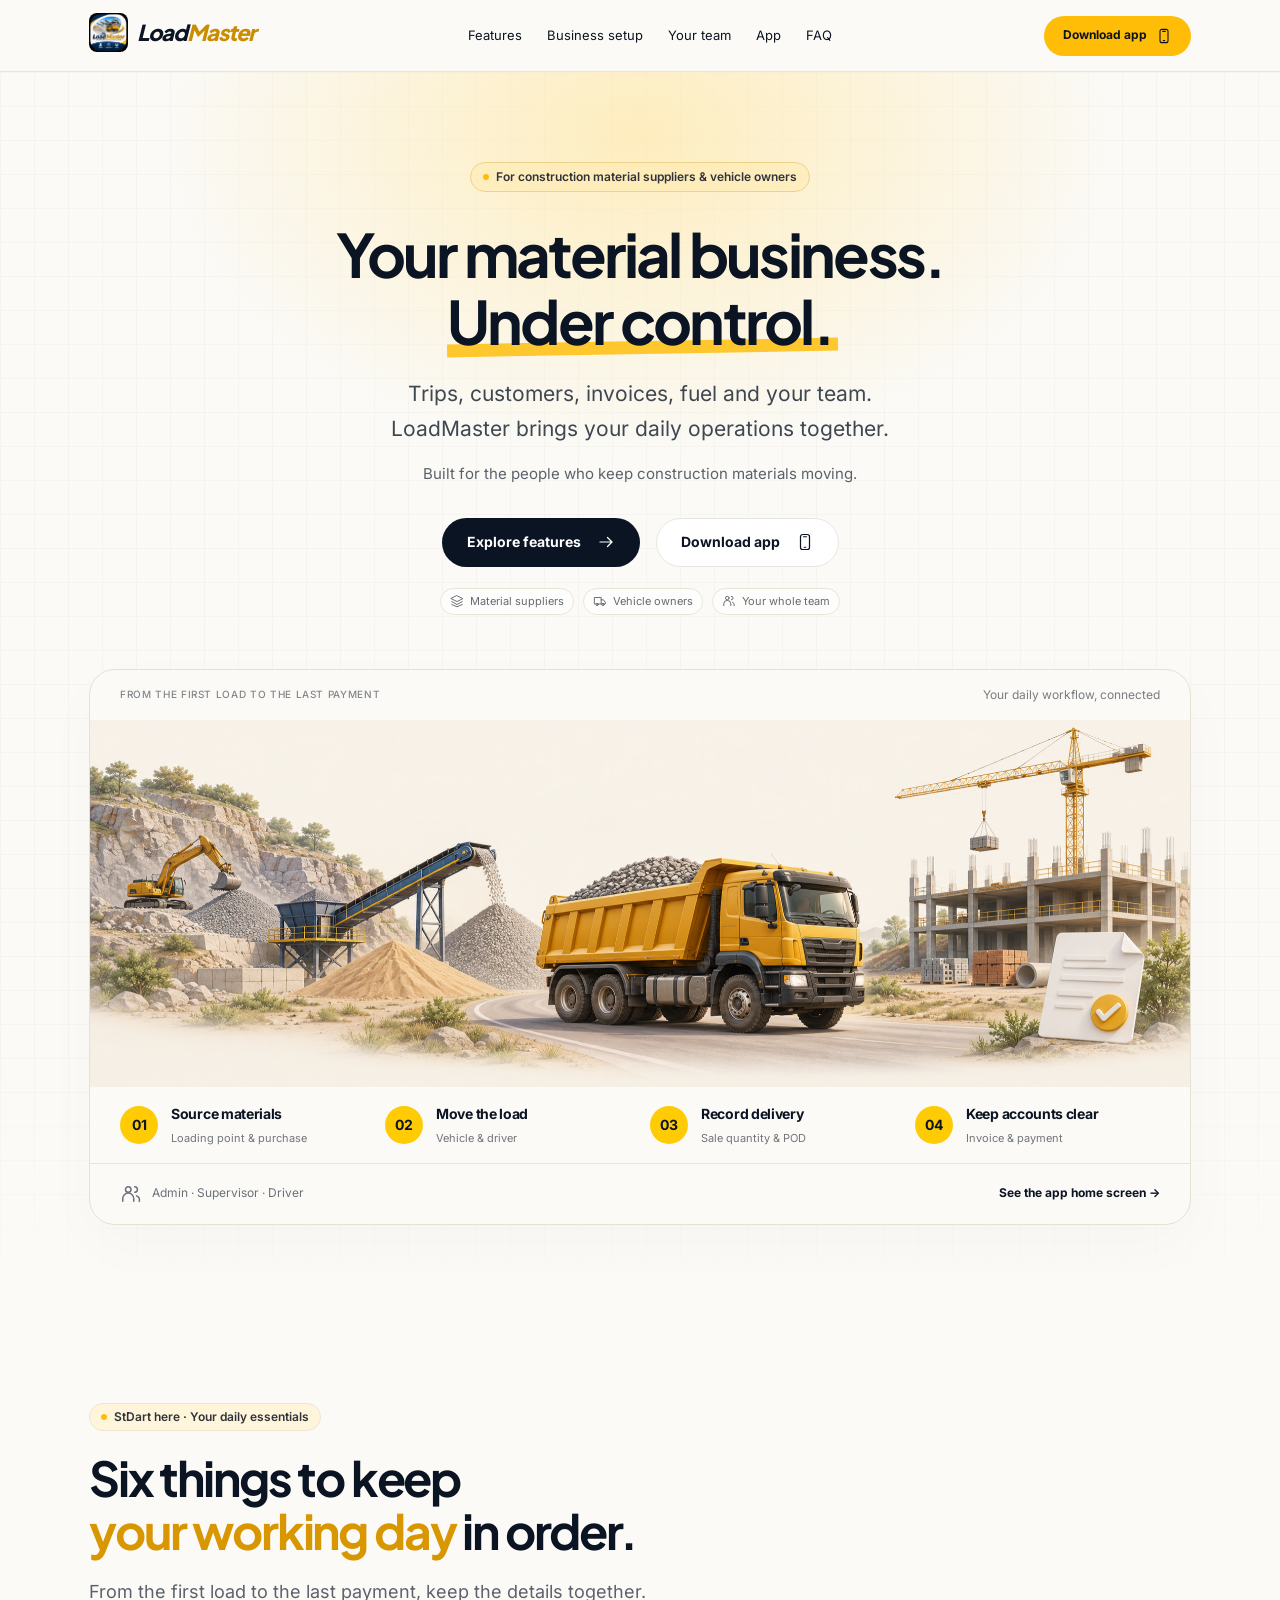
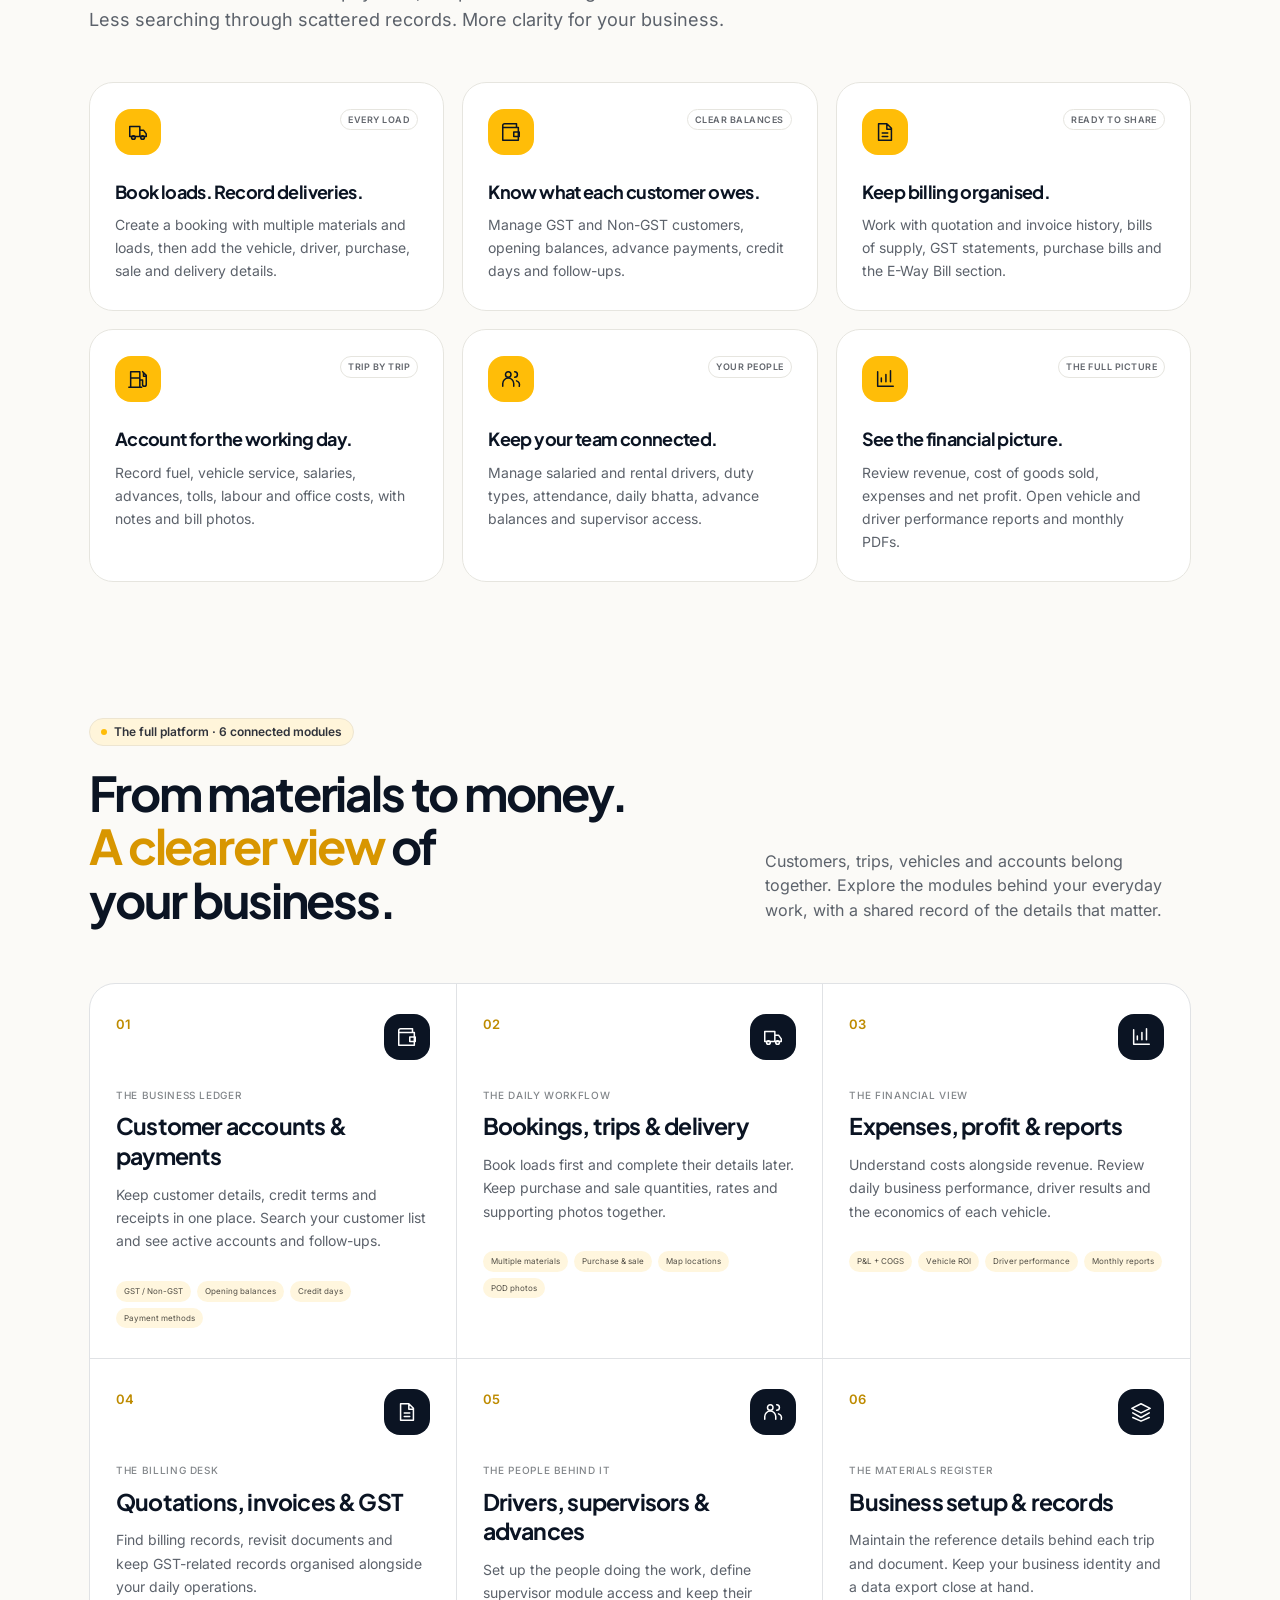
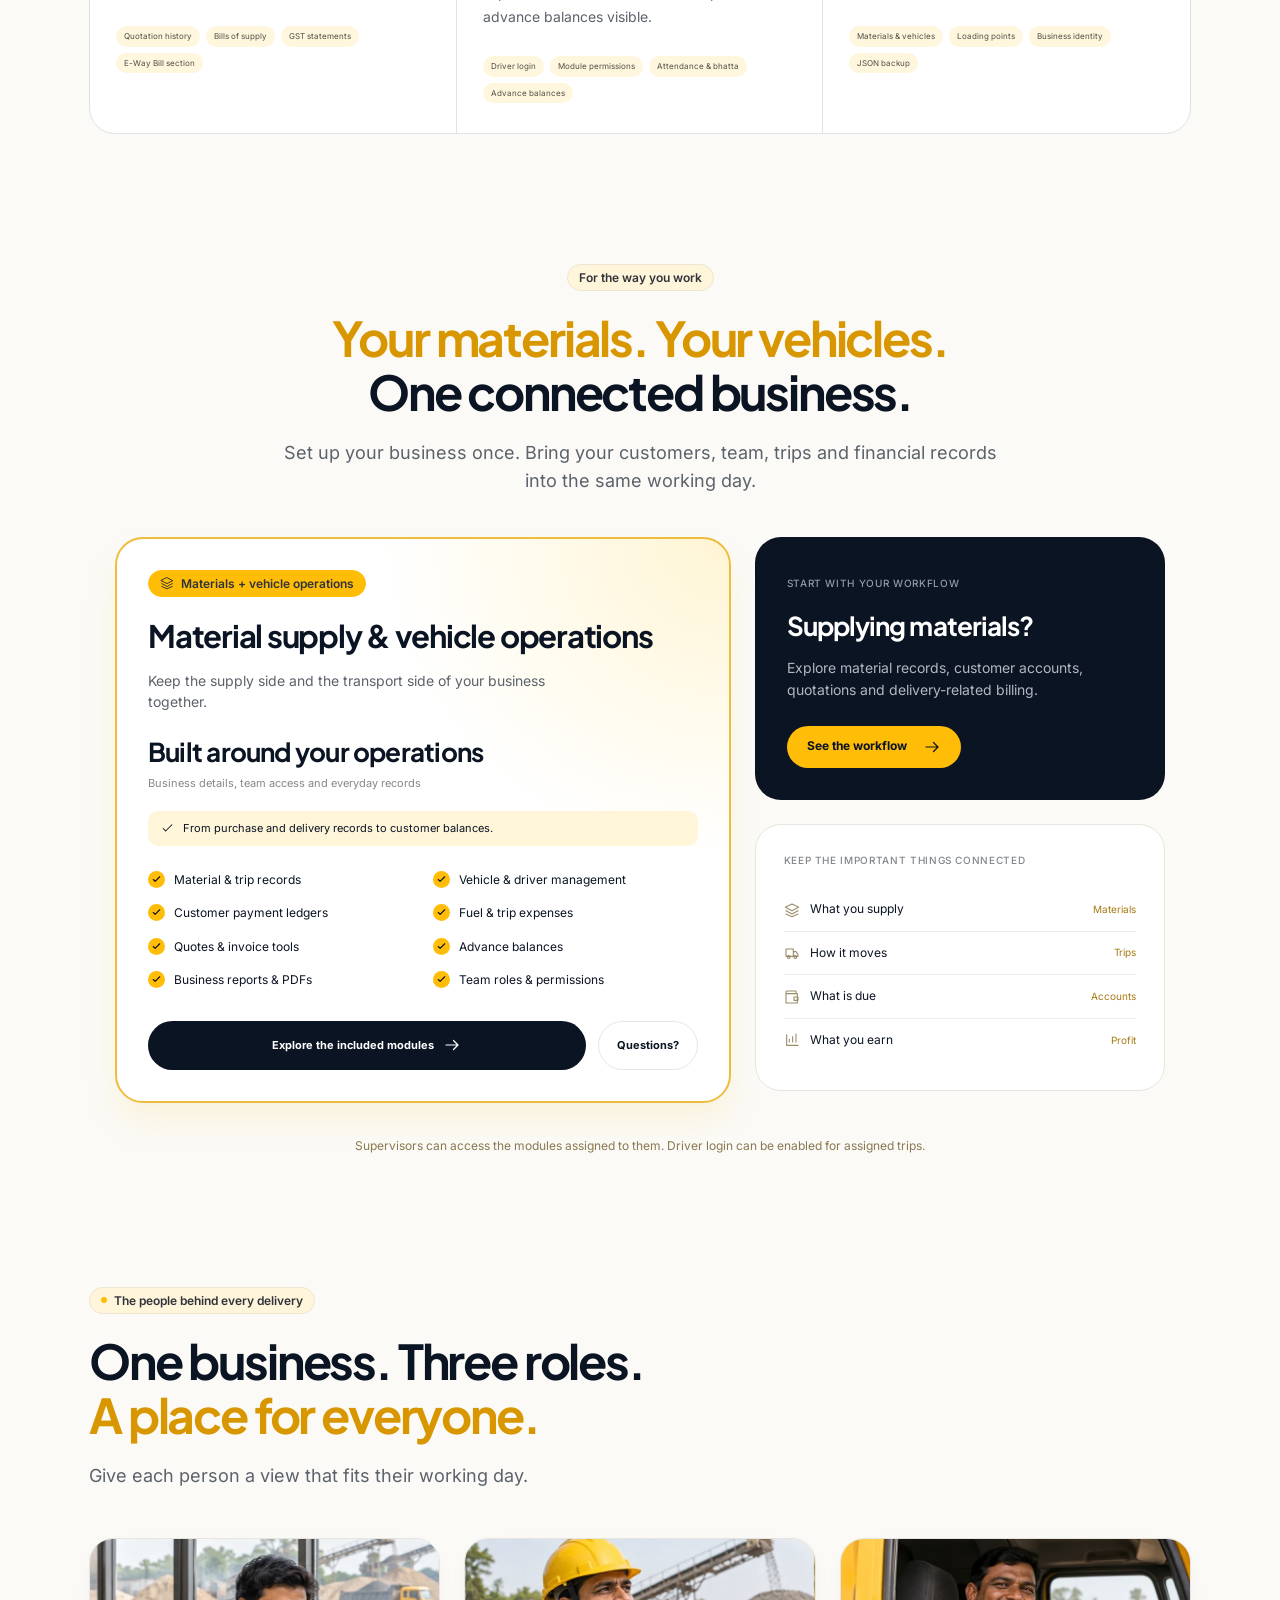
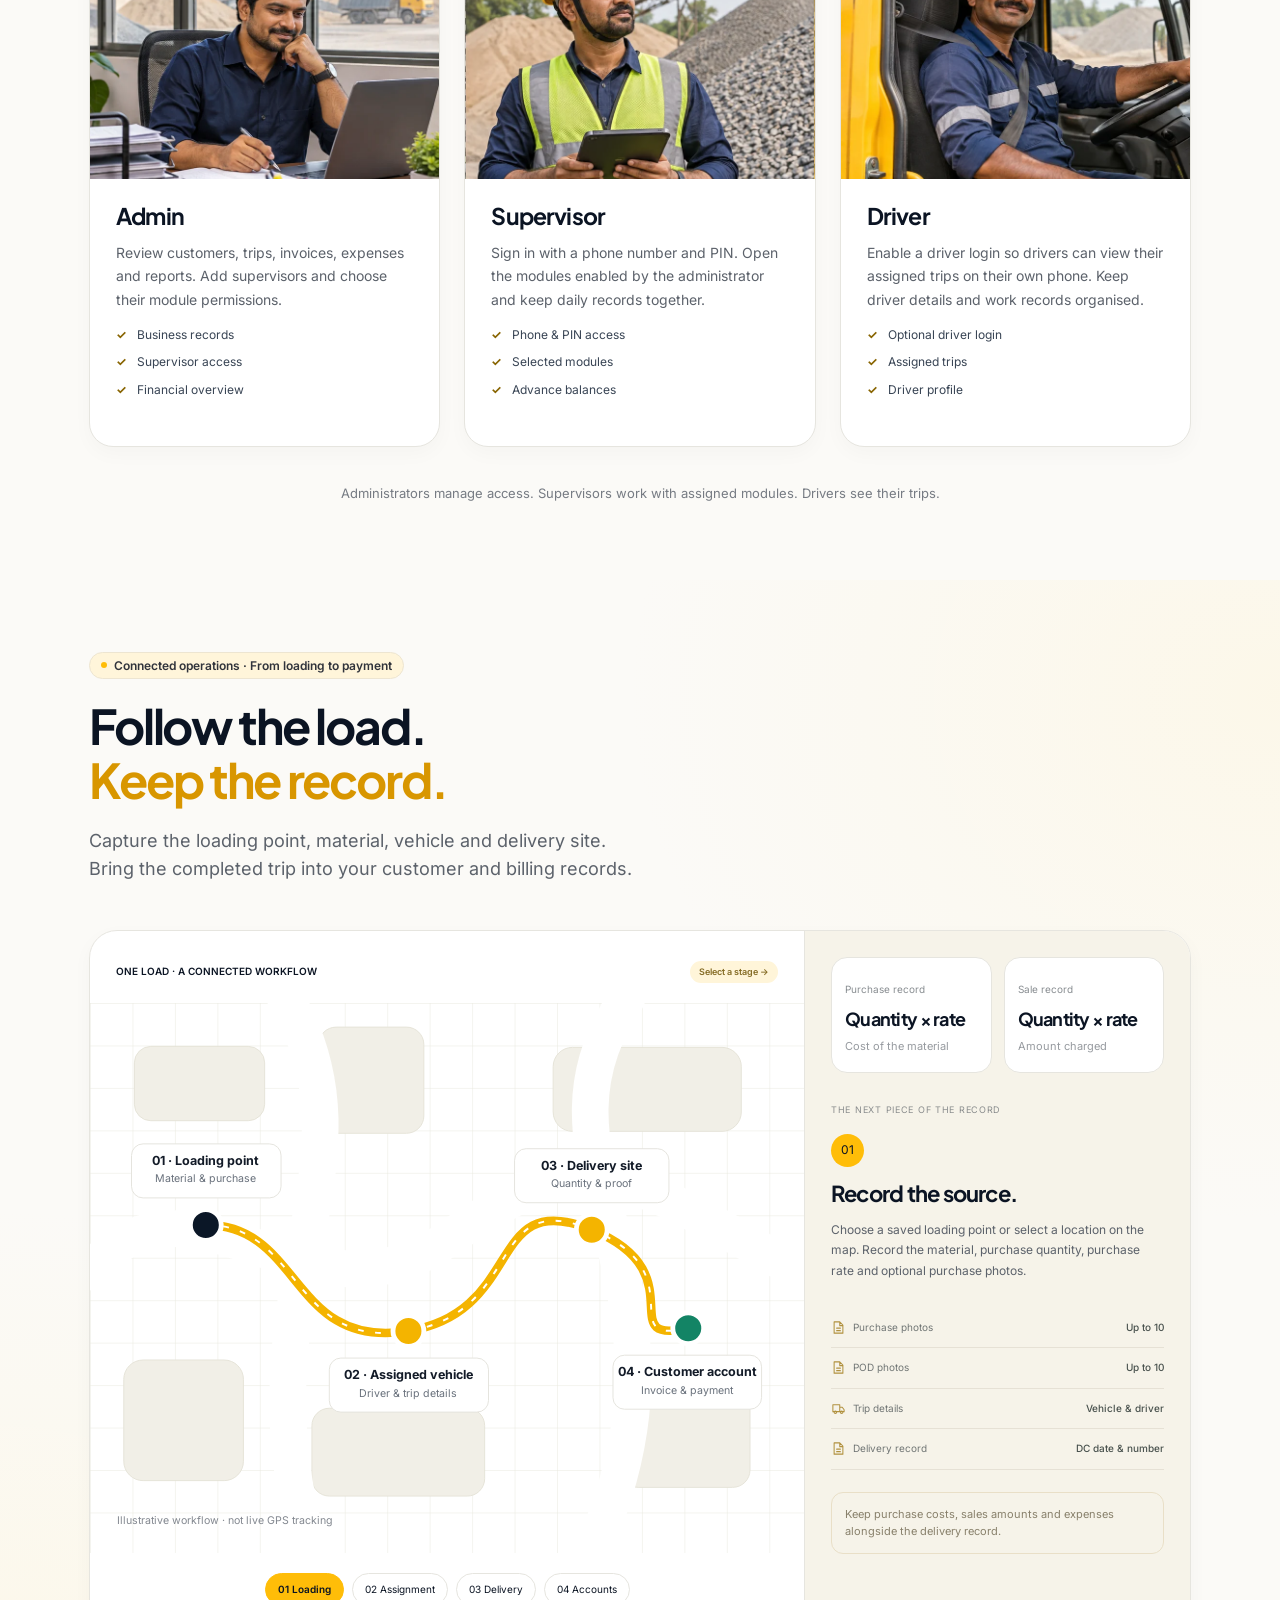
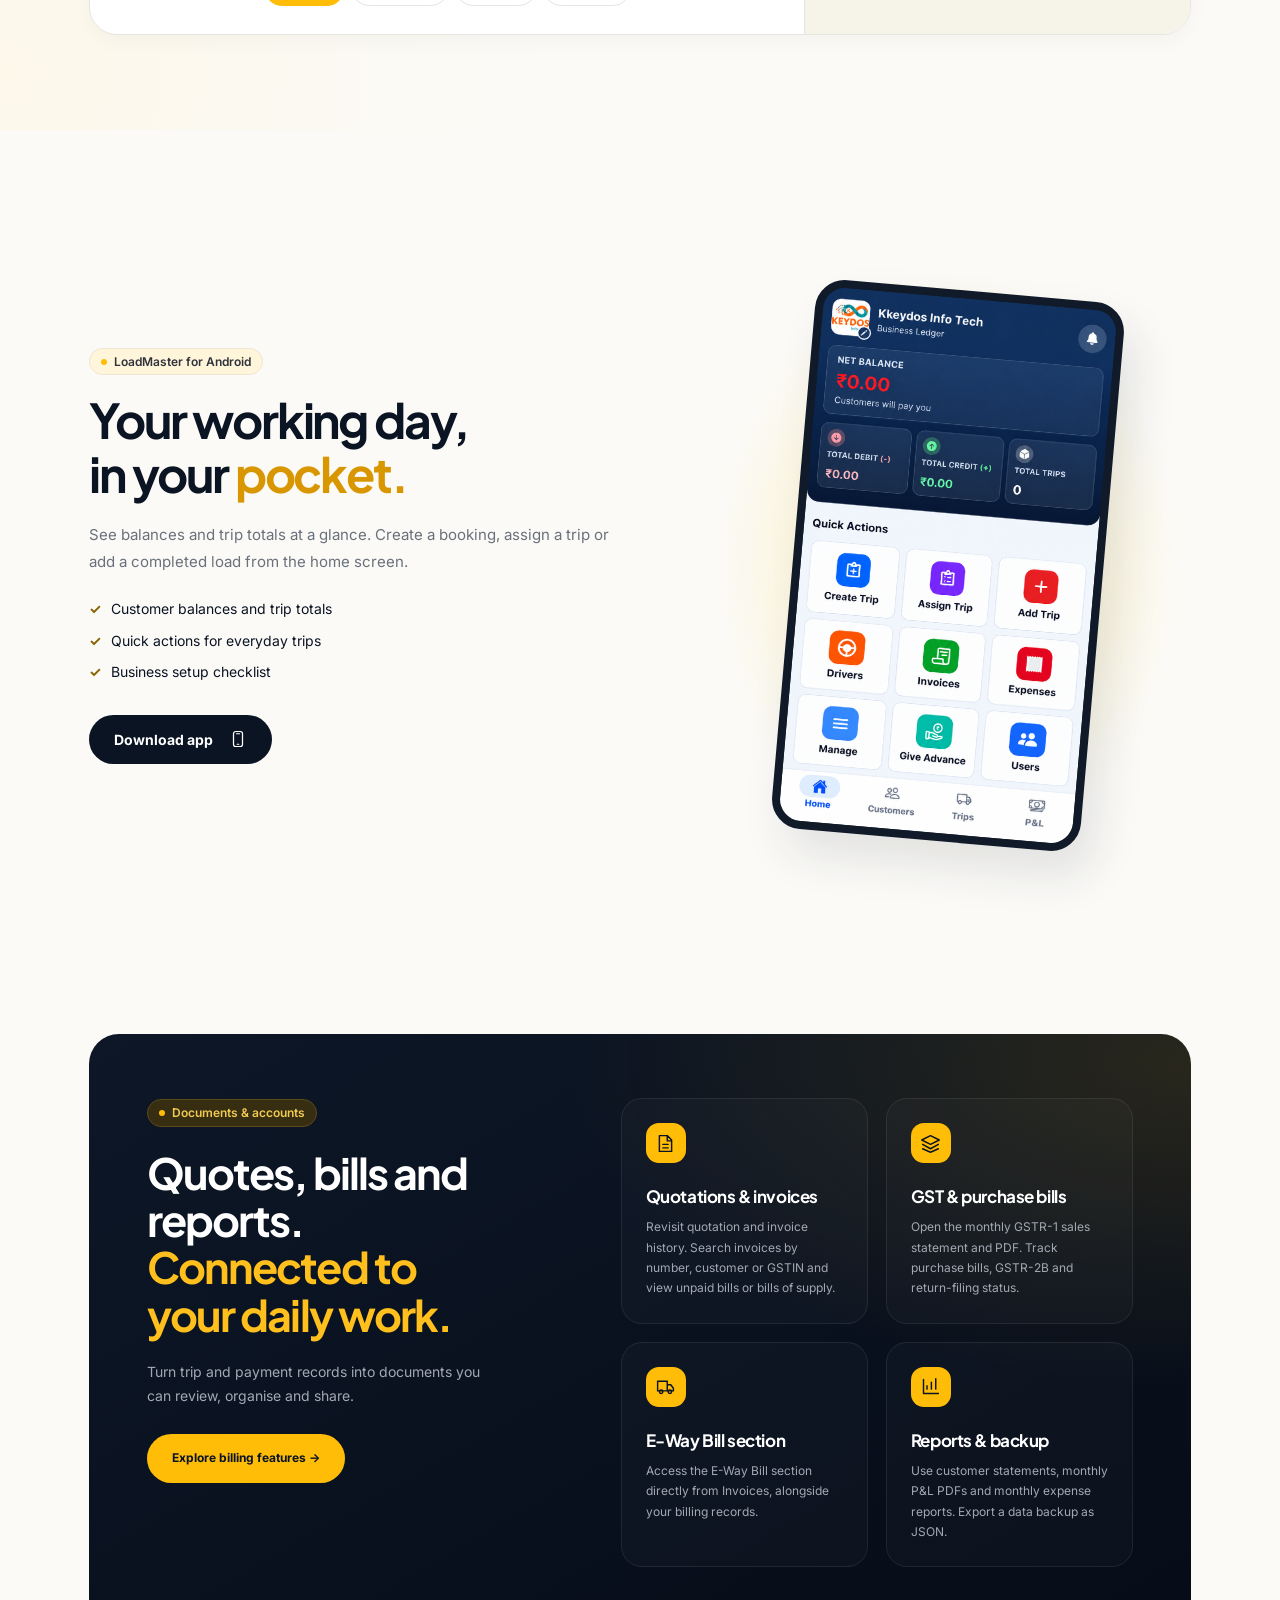
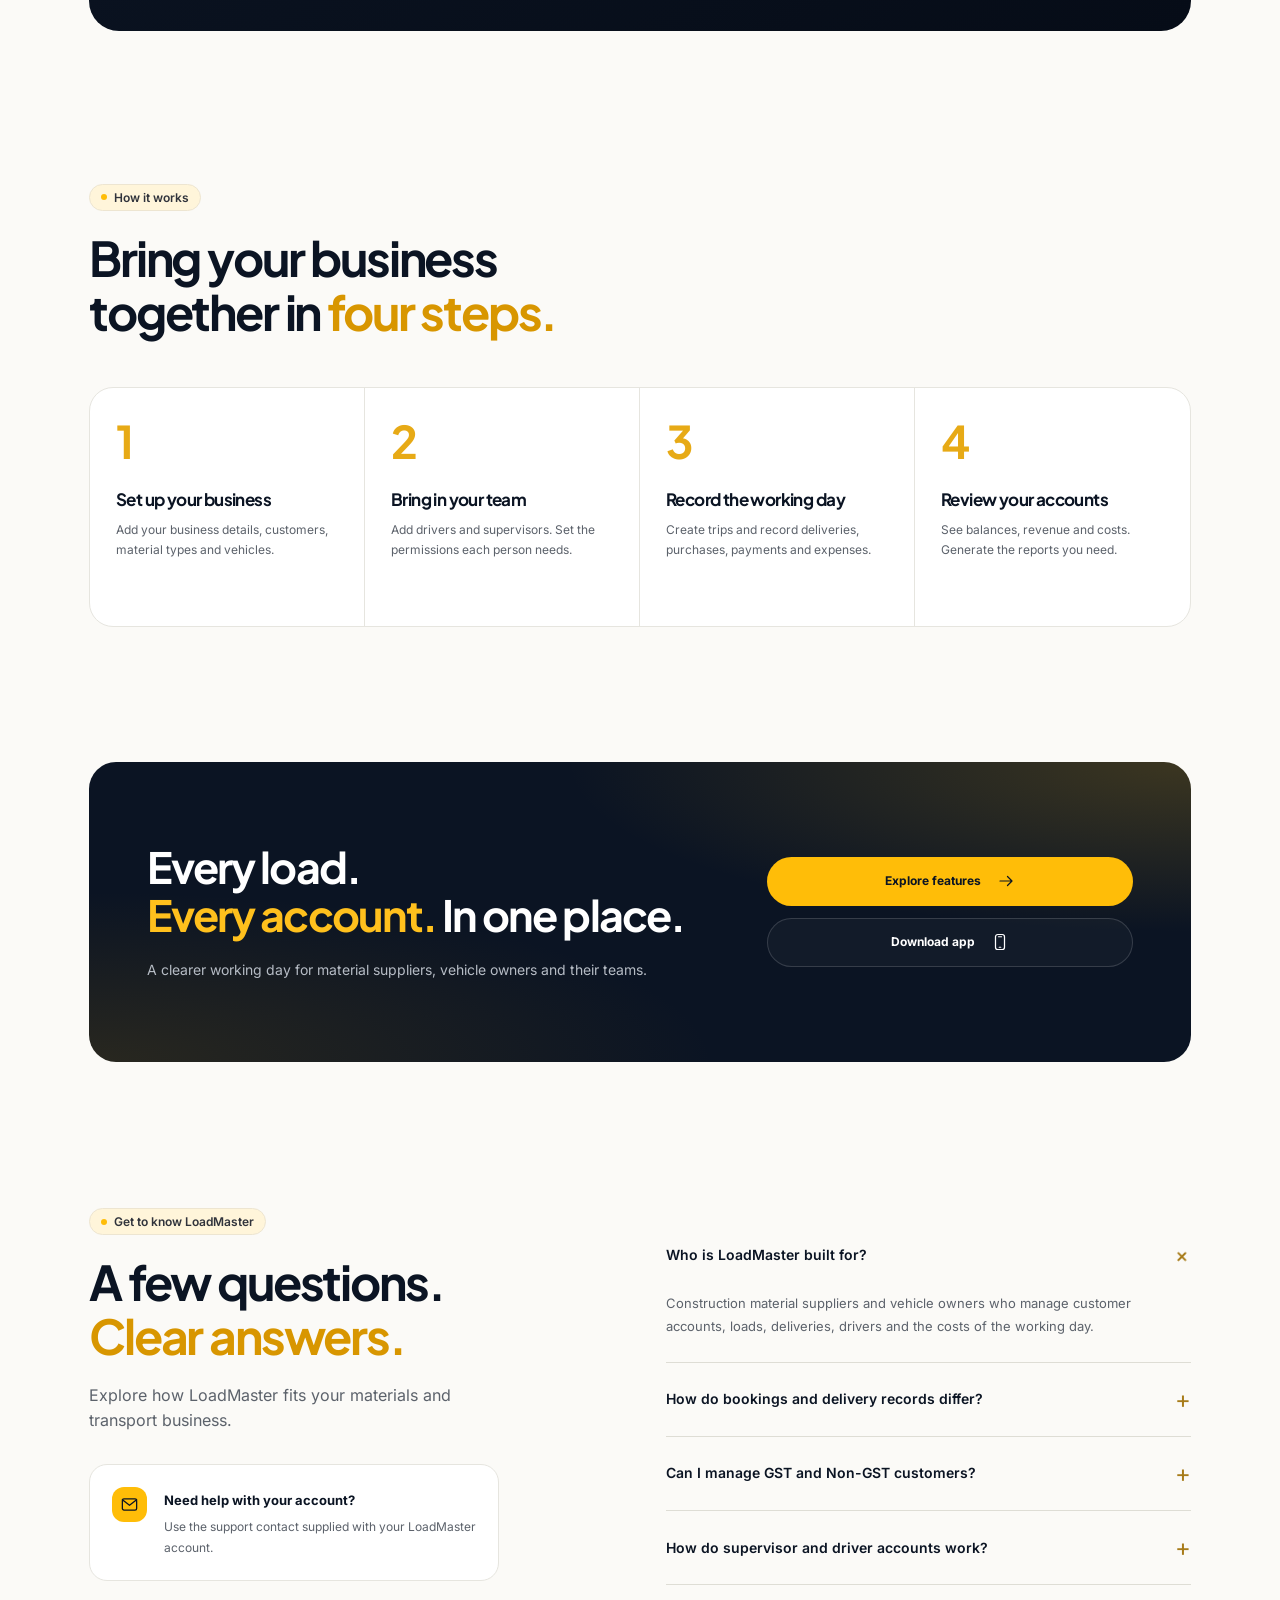
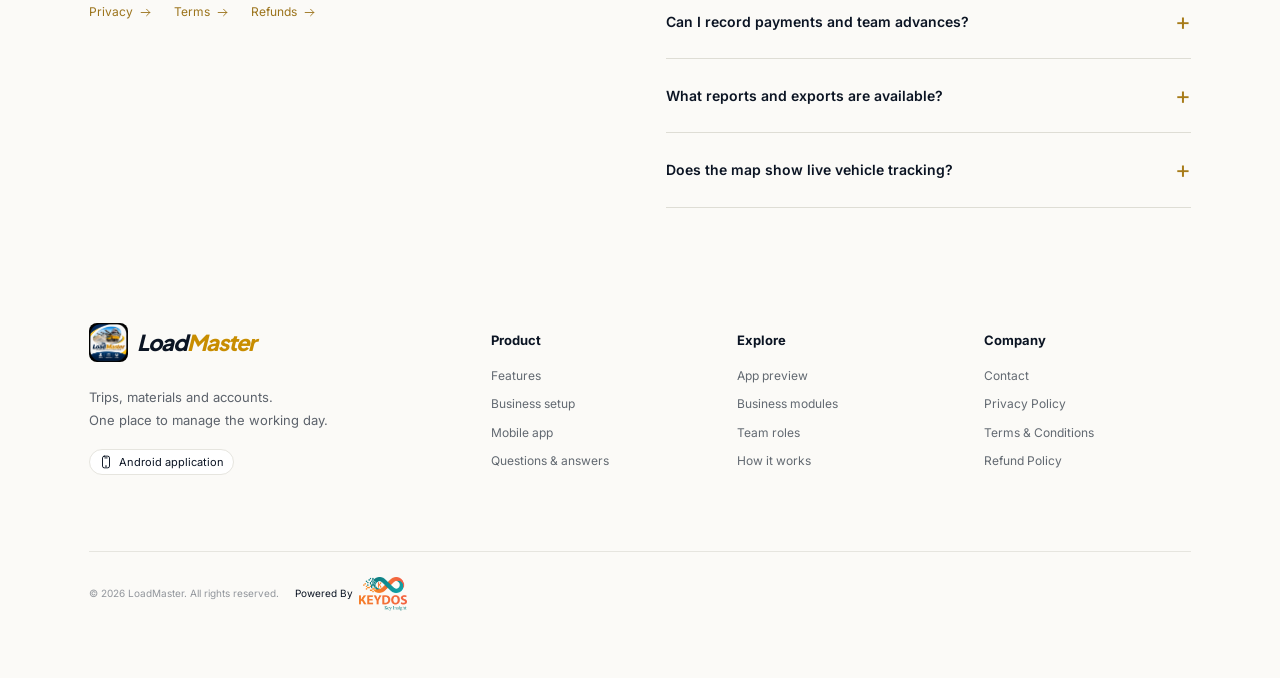
<file: index.html>
<!DOCTYPE html>
<html lang="en">
<head>
	<meta charset="UTF-8">
	<meta name="viewport" content="width=device-width,initial-scale=1">
	<meta name="description"
	      content="Manage construction material trips, customer accounts, quotes, invoices, expenses and your team with LoadMaster.">
	<meta name="theme-color" content="#fbfaf7">
	<title>LoadMaster — Every load. Every account. Under control.</title>
	<link rel="icon" href="assets/loadmaster-logo.webp">
	<link rel="stylesheet" href="assets/fonts.css">
	<link rel="stylesheet" href="styles.css">
</head>
<body>
<header class="site-header">
	<div class="container nav">
		<a class="brand-link" href="Home.html" aria-label="LoadMaster home"><span
			class="brand"><img src="assets/loadmaster-logo.webp" width="39" height="39"
	                           alt=""><span>Load<span>Master</span></span></span></a>
		<nav id="navigation" aria-label="Main navigation"><a href="#features">Features</a><a href="#plans">Business
			setup</a><a href="#team">Your team</a><a href="#download">App</a>
			<a href="#faq">FAQ</a>

		</nav>
		<a class="button yellow" href="#">Download app
			<svg class="icon " viewbox="0 0 24 24" fill="none" stroke="currentColor" stroke-width="1.65"
			     stroke-linecap="round" stroke-linejoin="round" aria-hidden="true">
				<rect x="6" y="2" width="12" height="20" rx="3"></rect>
				<path d="M10 5h4M11 19h2"></path>
			</svg>
		</a>
		<button class="menu-button" aria-label="Open navigation" aria-controls="navigation" aria-expanded="false">
			<svg class="icon " viewbox="0 0 24 24" fill="none" stroke="currentColor" stroke-width="1.65"
			     stroke-linecap="round" stroke-linejoin="round" aria-hidden="true">
				<path d="M4 6h16M4 12h16M4 18h16"></path>
			</svg>
		</button>
	</div>
</header>
<main id="main">
	<section class="hero">
		<div class="hero-grid"></div>
		<div class="container">
			<div class="hero-copy"><span class="eyebrow"><i></i>For construction material suppliers &amp; vehicle owners</span>
				<h1>Your material business.<br> <span class="marker">Under control.</span></h1>
				<p class="hero-lead">Trips, customers, invoices, fuel and your team.<br> LoadMaster brings your daily
					operations together.</p>
				<p class="hero-sub">Built for the people who keep construction materials moving.</p>
				<div class="hero-actions"><a class="button dark" href="#features">Explore features
					<svg class="icon " viewbox="0 0 24 24" fill="none" stroke="currentColor" stroke-width="1.65"
					     stroke-linecap="round" stroke-linejoin="round" aria-hidden="true">
						<path d="M4 12h16m-6-6 6 6-6 6"></path>
					</svg>
				</a><a class="button white" href="downloads/LoadMaster.apk" download="LoadMaster.apk">Download app
					<svg class="icon " viewbox="0 0 24 24" fill="none" stroke="currentColor" stroke-width="1.65"
					     stroke-linecap="round" stroke-linejoin="round" aria-hidden="true">
						<rect x="6" y="2" width="12" height="20" rx="3"></rect>
						<path d="M10 5h4M11 19h2"></path>
					</svg>
				</a></div>
				<div class="hero-chips"><span><svg class="icon " viewbox="0 0 24 24" fill="none" stroke="currentColor"
				                                   stroke-width="1.65" stroke-linecap="round" stroke-linejoin="round"
				                                   aria-hidden="true"><path
						d="m12 3 10 5-10 5L2 8Zm-9 10 9 5 9-5M3 18l9 4 9-4"></path></svg>Material suppliers</span><span><svg
						class="icon " viewbox="0 0 24 24" fill="none" stroke="currentColor" stroke-width="1.65"
						stroke-linecap="round" stroke-linejoin="round" aria-hidden="true"><path
						d="M3 6h11v11H3zM14 10h4l3 4v3h-7"></path><circle cx="7" cy="18" r="2"></circle><circle cx="17"
				                                                                                                cy="18"
				                                                                                                r="2"></circle></svg>Vehicle owners</span><span><svg
						class="icon " viewbox="0 0 24 24" fill="none" stroke="currentColor" stroke-width="1.65"
						stroke-linecap="round" stroke-linejoin="round" aria-hidden="true"><circle cx="9" cy="7"
				                                                                                  r="3"></circle><path
						d="M3 20v-3a6 6 0 0 1 12 0v3M16 4a3 3 0 0 1 0 6M18 14a5 5 0 0 1 3 6"></path></svg>Your whole team</span>
				</div>
			</div>
			<div id="demo" class="material-story">
				<div class="story-heading"><span
						class="module-label">FROM THE FIRST LOAD TO THE LAST PAYMENT</span><span class="story-label">Your daily workflow, connected</span>
				</div>
				<img class="story-art" src="assets/material-journey.png"
				     alt="Illustration of a quarry, a loaded tipper truck and a construction site" width="2172"
				     height="724" fetchpriority="high">
				<ol class="story-steps">
					<li><span>01</span>
						<div><strong>Source materials</strong><small>Loading point &amp; purchase</small></div>
					</li>
					<li><span>02</span>
						<div><strong>Move the load</strong><small>Vehicle &amp; driver</small></div>
					</li>
					<li><span>03</span>
						<div><strong>Record delivery</strong><small>Sale quantity &amp; POD</small></div>
					</li>
					<li><span>04</span>
						<div><strong>Keep accounts clear</strong><small>Invoice &amp; payment</small></div>
					</li>
				</ol>
				<div class="story-bottom"><span><svg class="icon" viewbox="0 0 24 24" fill="none" stroke="currentColor"
				                                     stroke-width="1.65" stroke-linecap="round" stroke-linejoin="round"
				                                     aria-hidden="true"><circle cx="9" cy="7" r="3"></circle><path
						d="M3 20v-3a6 6 0 0 1 12 0v3M16 4a3 3 0 0 1 0 6M18 14a5 5 0 0 1 3 6"></path></svg>Admin · Supervisor · Driver</span><a
						class="text-link" href="#app-gallery">See the app home screen →</a></div>
			</div>
		</div>
	</section>
	<section id="features" class="features section">
		<div class="container">
			<div class="section-intro"><span class="eyebrow"><i></i>StDart here · Your daily essentials</span>
				<h2>Six things to keep<br> <em>your working day</em> in order.</h2>
				<p>From the first load to the last payment, keep the details together.<br class="desktop"> Less
					searching through scattered records. More clarity for your business.</p></div>
			<div class="feature-grid">
				<article class="feature-card reveal">
					<div class="card-top"><span class="icon-tile"><svg class="icon " viewbox="0 0 24 24" fill="none"
					                                                   stroke="currentColor" stroke-width="1.65"
					                                                   stroke-linecap="round" stroke-linejoin="round"
					                                                   aria-hidden="true"><path
							d="M3 6h11v11H3zM14 10h4l3 4v3h-7"></path><circle cx="7" cy="18" r="2"></circle><circle
							cx="17" cy="18" r="2"></circle></svg></span><span class="mini-label">EVERY LOAD</span></div>
					<h3>Book loads. Record deliveries.</h3>
					<p>Create a booking with multiple materials and loads, then add the vehicle, driver, purchase, sale
						and delivery details.</p></article>
				<article class="feature-card reveal">
					<div class="card-top"><span class="icon-tile"><svg class="icon " viewbox="0 0 24 24" fill="none"
					                                                   stroke="currentColor" stroke-width="1.65"
					                                                   stroke-linecap="round" stroke-linejoin="round"
					                                                   aria-hidden="true"><path
							d="M3 7V5a2 2 0 0 1 2-2h13v4M3 7h17v14H3zM15 12h6v5h-6z"></path></svg></span><span
							class="mini-label">CLEAR BALANCES</span></div>
					<h3>Know what each customer owes.</h3>
					<p>Manage GST and Non-GST customers, opening balances, advance payments, credit days and
						follow-ups.</p></article>
				<article class="feature-card reveal">
					<div class="card-top"><span class="icon-tile"><svg class="icon " viewbox="0 0 24 24" fill="none"
					                                                   stroke="currentColor" stroke-width="1.65"
					                                                   stroke-linecap="round" stroke-linejoin="round"
					                                                   aria-hidden="true"><path
							d="M5 3h9l5 5v13H5zM14 3v6h5M9 13h6M9 17h6"></path></svg></span><span class="mini-label">READY TO SHARE</span>
					</div>
					<h3>Keep billing organised.</h3>
					<p>Work with quotation and invoice history, bills of supply, GST statements, purchase bills and the
						E-Way Bill section.</p></article>
				<article class="feature-card reveal">
					<div class="card-top"><span class="icon-tile"><svg class="icon " viewbox="0 0 24 24" fill="none"
					                                                   stroke="currentColor" stroke-width="1.65"
					                                                   stroke-linecap="round" stroke-linejoin="round"
					                                                   aria-hidden="true"><path
							d="M4 21V4h10v17M2 21h14M4 11h10m3-7 4 4v10a2 2 0 0 1-4 0v-5h-3M18 5v4h3"></path></svg></span><span
							class="mini-label">TRIP BY TRIP</span></div>
					<h3>Account for the working day.</h3>
					<p>Record fuel, vehicle service, salaries, advances, tolls, labour and office costs, with notes and
						bill photos.</p></article>
				<article class="feature-card reveal">
					<div class="card-top"><span class="icon-tile"><svg class="icon " viewbox="0 0 24 24" fill="none"
					                                                   stroke="currentColor" stroke-width="1.65"
					                                                   stroke-linecap="round" stroke-linejoin="round"
					                                                   aria-hidden="true"><circle cx="9" cy="7"
					                                                                              r="3"></circle><path
							d="M3 20v-3a6 6 0 0 1 12 0v3M16 4a3 3 0 0 1 0 6M18 14a5 5 0 0 1 3 6"></path></svg></span><span
							class="mini-label">YOUR PEOPLE</span></div>
					<h3>Keep your team connected.</h3>
					<p>Manage salaried and rental drivers, duty types, attendance, daily bhatta, advance balances and
						supervisor access.</p></article>
				<article class="feature-card reveal">
					<div class="card-top"><span class="icon-tile"><svg class="icon " viewbox="0 0 24 24" fill="none"
					                                                   stroke="currentColor" stroke-width="1.65"
					                                                   stroke-linecap="round" stroke-linejoin="round"
					                                                   aria-hidden="true"><path
							d="M4 4v16h17M8 15v-4M13 15V7M18 15V3"></path></svg></span><span class="mini-label">THE FULL PICTURE</span>
					</div>
					<h3>See the financial picture.</h3>
					<p>Review revenue, cost of goods sold, expenses and net profit. Open vehicle and driver performance
						reports and monthly PDFs.</p></article>
			</div>
		</div>
	</section>
	<section id="platform" class="platform section">
		<div class="container">
			<div class="split-intro">
				<div><span class="eyebrow"><i></i>The full platform · 6 connected modules</span>
					<h2>From materials to money.<br> <em>A clearer view</em> of<br> your business.</h2></div>
				<p>Customers, trips, vehicles and accounts belong together. Explore the modules behind your everyday
					work, with a shared record of the details that matter.</p></div>
			<div class="module-grid">
				<article class="module-card reveal" id="module-1">
					<div class="module-top"><span>01</span><span class="icon-tile dark-tile"><svg class="icon "
					                                                                              viewbox="0 0 24 24"
					                                                                              fill="none"
					                                                                              stroke="currentColor"
					                                                                              stroke-width="1.65"
					                                                                              stroke-linecap="round"
					                                                                              stroke-linejoin="round"
					                                                                              aria-hidden="true"><path
							d="M3 7V5a2 2 0 0 1 2-2h13v4M3 7h17v14H3zM15 12h6v5h-6z"></path></svg></span></div>
					<span class="module-label">THE BUSINESS LEDGER</span>
					<h3>Customer accounts &amp; payments</h3>
					<p>Keep customer details, credit terms and receipts in one place. Search your customer list and see
						active accounts and follow-ups.</p>
					<div class="tags">
						<span>GST / Non-GST</span><span>Opening balances</span><span>Credit days</span><span>Payment methods</span>
					</div>
					<details class="module-details">
						<summary>Explore all features <span>+</span></summary>
						<ul>
							<li>Customer name, phone, optional address and contact-picker access.</li>
							<li>GST or Non-GST customer type; opening balance, advance payment and credit days.</li>
							<li>Customer search, sorting and filtering; total, active and follow-up counts.</li>
							<li>Record a received payment with customer, date, serial number and amount.</li>
							<li>Classify receipts as cash, PhonePe, Google Pay, cheque or account transfer. These are
								payment-record categories.
							</li>
							<li>Business ledger overview with net balance, debit, credit, trip totals and recent
								payments.
							</li>
						</ul>
					</details>
				</article>
				<article class="module-card reveal" id="module-2">
					<div class="module-top"><span>02</span><span class="icon-tile dark-tile"><svg class="icon "
					                                                                              viewbox="0 0 24 24"
					                                                                              fill="none"
					                                                                              stroke="currentColor"
					                                                                              stroke-width="1.65"
					                                                                              stroke-linecap="round"
					                                                                              stroke-linejoin="round"
					                                                                              aria-hidden="true"><path
							d="M3 6h11v11H3zM14 10h4l3 4v3h-7"></path><circle cx="7" cy="18" r="2"></circle><circle
							cx="17" cy="18" r="2"></circle></svg></span></div>
					<span class="module-label">THE DAILY WORKFLOW</span>
					<h3>Bookings, trips &amp; delivery</h3>
					<p>Book loads first and complete their details later. Keep purchase and sale quantities, rates and
						supporting photos together.</p>
					<div class="tags">
						<span>Multiple materials</span><span>Purchase &amp; sale</span><span>Map locations</span><span>POD photos</span>
					</div>
					<details class="module-details">
						<summary>Explore all features <span>+</span></summary>
						<ul>
							<li>Quick booking: customer, trip date, site location, multiple materials and loads.</li>
							<li>Trip overview with New, Pending and Cancelled tabs; Create Trip and Assign Trip
								actions.
							</li>
							<li>Add Trip: DC date and number, material, optional vehicle, driver and delivery site.</li>
							<li>Pick loading and delivery points on a map, swap points and view the distance field.</li>
							<li>Add trip expenses. Enter separate purchase and sale quantities and rates, with cost and
								amount totals.
							</li>
							<li>Attach up to 10 purchase photos and up to 10 proof-of-delivery photos per trip.</li>
							<li>All Trips: month navigation, GST / Non-GST totals, total loads, drafts, search by
								customer / DC / vehicle and filters.
							</li>
							<li>Notify admins and supervisors when a booking is created, then continue the same trip
								into the main draft list.
							</li>
						</ul>
					</details>
				</article>
				<article class="module-card reveal" id="module-3">
					<div class="module-top"><span>03</span><span class="icon-tile dark-tile"><svg class="icon "
					                                                                              viewbox="0 0 24 24"
					                                                                              fill="none"
					                                                                              stroke="currentColor"
					                                                                              stroke-width="1.65"
					                                                                              stroke-linecap="round"
					                                                                              stroke-linejoin="round"
					                                                                              aria-hidden="true"><path
							d="M4 4v16h17M8 15v-4M13 15V7M18 15V3"></path></svg></span></div>
					<span class="module-label">THE FINANCIAL VIEW</span>
					<h3>Expenses, profit &amp; reports</h3>
					<p>Understand costs alongside revenue. Review daily business performance, driver results and the
						economics of each vehicle.</p>
					<div class="tags"><span>P&amp;L + COGS</span><span>Vehicle ROI</span><span>Driver performance</span><span>Monthly reports</span>
					</div>
					<details class="module-details">
						<summary>Explore all features <span>+</span></summary>
						<ul>
							<li>Expense categories: fuel, vehicle service, driver salary, driver advance, toll, labour,
								office and other.
							</li>
							<li>Expense date, amount, optional note, bill photo and optional link to a driver.</li>
							<li>Profit &amp; Loss: revenue, cost of goods sold (COGS), expenses and net profit, with
								daily breakdown and period filters.
							</li>
							<li>Monthly PDF report covering trips, payments and profit.</li>
							<li>Driver Performance: trips, revenue, expenses and profit with standard and custom date
								ranges.
							</li>
							<li>Vehicle ROI: per-truck profit, cost and idle days.</li>
							<li>Customer statements and reports; a monthly expense report for bhatta and driver
								expenses.
							</li>
						</ul>
					</details>
				</article>
				<article class="module-card reveal" id="module-4">
					<div class="module-top"><span>04</span><span class="icon-tile dark-tile"><svg class="icon "
					                                                                              viewbox="0 0 24 24"
					                                                                              fill="none"
					                                                                              stroke="currentColor"
					                                                                              stroke-width="1.65"
					                                                                              stroke-linecap="round"
					                                                                              stroke-linejoin="round"
					                                                                              aria-hidden="true"><path
							d="M5 3h9l5 5v13H5zM14 3v6h5M9 13h6M9 17h6"></path></svg></span></div>
					<span class="module-label">THE BILLING DESK</span>
					<h3>Quotations, invoices &amp; GST</h3>
					<p>Find billing records, revisit documents and keep GST-related records organised alongside your
						daily operations.</p>
					<div class="tags">
						<span>Quotation history</span><span>Bills of supply</span><span>GST statements</span><span>E-Way Bill section</span>
					</div>
					<details class="module-details">
						<summary>Explore all features <span>+</span></summary>
						<ul>
							<li>Quotation and invoice history with re-open, edit and delete options listed in Manage.
							</li>
							<li>Invoice search by number, customer or GSTIN; All, Unpaid and Bills of Supply views.</li>
							<li>Create Invoice / New Bill controls and an E-Way Bill section.</li>
							<li>Monthly GSTR-1 sales statement with PDF option.</li>
							<li>Purchase Bills section for GSTR-2B and return-filing status.</li>
							<li>Notifications include GST reminders to check pending purchase invoices and verify
								credit.
							</li>
						</ul>
					</details>
				</article>
				<article class="module-card reveal" id="module-5">
					<div class="module-top"><span>05</span><span class="icon-tile dark-tile"><svg class="icon "
					                                                                              viewbox="0 0 24 24"
					                                                                              fill="none"
					                                                                              stroke="currentColor"
					                                                                              stroke-width="1.65"
					                                                                              stroke-linecap="round"
					                                                                              stroke-linejoin="round"
					                                                                              aria-hidden="true"><circle
							cx="9" cy="7" r="3"></circle><path
							d="M3 20v-3a6 6 0 0 1 12 0v3M16 4a3 3 0 0 1 0 6M18 14a5 5 0 0 1 3 6"></path></svg></span>
					</div>
					<span class="module-label">THE PEOPLE BEHIND IT</span>
					<h3>Drivers, supervisors &amp; advances</h3>
					<p>Set up the people doing the work, define supervisor module access and keep their advance balances
						visible.</p>
					<div class="tags"><span>Driver login</span><span>Module permissions</span><span>Attendance &amp; bhatta</span><span>Advance balances</span>
					</div>
					<details class="module-details">
						<summary>Explore all features <span>+</span></summary>
						<ul>
							<li>Driver profiles: name, optional phone and UPI ID.</li>
							<li>Salaried drivers with monthly salary, or rental drivers with per-day rent; 24-hour, day
								or night duty.
							</li>
							<li>Optional driver login to view assigned trips on the driver’s own phone.</li>
							<li>Daily driver attendance and daily bhatta, with pending and paid amounts.</li>
							<li>Driver and supervisor advances: total outstanding, given, used and settled balances.
							</li>
							<li>Add supervisors with name, phone and four-digit PIN; choose access across 12 modules.
							</li>
							<li>Manage Users shows total, active and disabled supervisor counts.</li>
						</ul>
					</details>
				</article>
				<article class="module-card reveal" id="module-6">
					<div class="module-top"><span>06</span><span class="icon-tile dark-tile"><svg class="icon "
					                                                                              viewbox="0 0 24 24"
					                                                                              fill="none"
					                                                                              stroke="currentColor"
					                                                                              stroke-width="1.65"
					                                                                              stroke-linecap="round"
					                                                                              stroke-linejoin="round"
					                                                                              aria-hidden="true"><path
							d="m12 3 10 5-10 5L2 8Zm-9 10 9 5 9-5M3 18l9 4 9-4"></path></svg></span></div>
					<span class="module-label">THE MATERIALS REGISTER</span>
					<h3>Business setup &amp; records</h3>
					<p>Maintain the reference details behind each trip and document. Keep your business identity and a
						data export close at hand.</p>
					<div class="tags"><span>Materials &amp; vehicles</span><span>Loading points</span><span>Business identity</span><span>JSON backup</span>
					</div>
					<details class="module-details">
						<summary>Explore all features <span>+</span></summary>
						<ul>
							<li>Add and manage material types and vehicle numbers.</li>
							<li>Save quarries and plants as loading points with GPS pins; these are saved locations, not
								live vehicle tracking.
							</li>
							<li>Business name, address, phone, logo, GST, bank details and invoice signature.</li>
							<li>Business setup checklist for the details used on invoices and PDFs.</li>
							<li>Edit your profile name, phone and PIN; sign out to switch accounts.</li>
							<li>Device storage usage overview and data backup export to a JSON file.</li>
							<li>Notifications centre for customer follow-ups and GST bills / approvals reminders.</li>
						</ul>
					</details>
				</article>
			</div>
		</div>
	</section>
	<section id="plans" class="plans section">
		<div class="container">
			<div class="section-intro centered"><span class="eyebrow">For the way you work</span>
				<h2><em>Your materials. Your vehicles.</em><br> One connected business.</h2>
				<p>Set up your business once. Bring your customers, team, trips and financial records into the same
					working day.</p></div>
			<div class="plan-layout">
				<article class="main-plan reveal"><span class="eyebrow solid"><svg class="icon " viewbox="0 0 24 24"
				                                                                   fill="none" stroke="currentColor"
				                                                                   stroke-width="1.65"
				                                                                   stroke-linecap="round"
				                                                                   stroke-linejoin="round"
				                                                                   aria-hidden="true"><path
						d="m12 3 10 5-10 5L2 8Zm-9 10 9 5 9-5M3 18l9 4 9-4"></path></svg>Materials + vehicle operations</span>
					<h3>Material supply &amp; vehicle operations</h3>
					<p>Keep the supply side and the transport side of your business together.</p>
					<div class="plan-value">Built around your operations<span>Business details, team access and everyday records</span>
					</div>
					<div class="plan-note">
						<svg class="icon " viewbox="0 0 24 24" fill="none" stroke="currentColor" stroke-width="1.65"
						     stroke-linecap="round" stroke-linejoin="round" aria-hidden="true">
							<path d="m5 12 4 4L19 6"></path>
						</svg>
						From purchase and delivery records to customer balances.
					</div>
					<ul class="check-grid">
						<li>
							<svg class="icon " viewbox="0 0 24 24" fill="none" stroke="currentColor" stroke-width="1.65"
							     stroke-linecap="round" stroke-linejoin="round" aria-hidden="true">
								<path d="m5 12 4 4L19 6"></path>
							</svg>
							Material &amp; trip records
						</li>
						<li>
							<svg class="icon " viewbox="0 0 24 24" fill="none" stroke="currentColor" stroke-width="1.65"
							     stroke-linecap="round" stroke-linejoin="round" aria-hidden="true">
								<path d="m5 12 4 4L19 6"></path>
							</svg>
							Vehicle &amp; driver management
						</li>
						<li>
							<svg class="icon " viewbox="0 0 24 24" fill="none" stroke="currentColor" stroke-width="1.65"
							     stroke-linecap="round" stroke-linejoin="round" aria-hidden="true">
								<path d="m5 12 4 4L19 6"></path>
							</svg>
							Customer payment ledgers
						</li>
						<li>
							<svg class="icon " viewbox="0 0 24 24" fill="none" stroke="currentColor" stroke-width="1.65"
							     stroke-linecap="round" stroke-linejoin="round" aria-hidden="true">
								<path d="m5 12 4 4L19 6"></path>
							</svg>
							Fuel &amp; trip expenses
						</li>
						<li>
							<svg class="icon " viewbox="0 0 24 24" fill="none" stroke="currentColor" stroke-width="1.65"
							     stroke-linecap="round" stroke-linejoin="round" aria-hidden="true">
								<path d="m5 12 4 4L19 6"></path>
							</svg>
							Quotes &amp; invoice tools
						</li>
						<li>
							<svg class="icon " viewbox="0 0 24 24" fill="none" stroke="currentColor" stroke-width="1.65"
							     stroke-linecap="round" stroke-linejoin="round" aria-hidden="true">
								<path d="m5 12 4 4L19 6"></path>
							</svg>
							Advance balances
						</li>
						<li>
							<svg class="icon " viewbox="0 0 24 24" fill="none" stroke="currentColor" stroke-width="1.65"
							     stroke-linecap="round" stroke-linejoin="round" aria-hidden="true">
								<path d="m5 12 4 4L19 6"></path>
							</svg>
							Business reports &amp; PDFs
						</li>
						<li>
							<svg class="icon " viewbox="0 0 24 24" fill="none" stroke="currentColor" stroke-width="1.65"
							     stroke-linecap="round" stroke-linejoin="round" aria-hidden="true">
								<path d="m5 12 4 4L19 6"></path>
							</svg>
							Team roles &amp; permissions
						</li>
					</ul>
					<div class="plan-actions"><a class="button dark" href="#platform">Explore the included modules
						<svg class="icon " viewbox="0 0 24 24" fill="none" stroke="currentColor" stroke-width="1.65"
						     stroke-linecap="round" stroke-linejoin="round" aria-hidden="true">
							<path d="M4 12h16m-6-6 6 6-6 6"></path>
						</svg>
					</a><a class="button white" href="#faq">Questions?

					</a></div>
				</article>
				<div class="plan-aside">
					<article class="dark-card"><span class="module-label">START WITH YOUR WORKFLOW</span>
						<h3>Supplying materials?</h3>
						<p>Explore material records, customer accounts, quotations and delivery-related billing.</p><a
								class="button yellow" href="#operations">See the workflow
							<svg class="icon " viewbox="0 0 24 24" fill="none" stroke="currentColor" stroke-width="1.65"
							     stroke-linecap="round" stroke-linejoin="round" aria-hidden="true">
								<path d="M4 12h16m-6-6 6 6-6 6"></path>
							</svg>
						</a></article>
					<article class="compare-card"><span class="module-label">KEEP THE IMPORTANT THINGS CONNECTED</span>
						<div>
							<svg class="icon " viewbox="0 0 24 24" fill="none" stroke="currentColor" stroke-width="1.65"
							     stroke-linecap="round" stroke-linejoin="round" aria-hidden="true">
								<path d="m12 3 10 5-10 5L2 8Zm-9 10 9 5 9-5M3 18l9 4 9-4"></path>
							</svg>
							What you supply<span>Materials</span></div>
						<div>
							<svg class="icon " viewbox="0 0 24 24" fill="none" stroke="currentColor" stroke-width="1.65"
							     stroke-linecap="round" stroke-linejoin="round" aria-hidden="true">
								<path d="M3 6h11v11H3zM14 10h4l3 4v3h-7"></path>
								<circle cx="7" cy="18" r="2"></circle>
								<circle cx="17" cy="18" r="2"></circle>
							</svg>
							How it moves<span>Trips</span></div>
						<div>
							<svg class="icon " viewbox="0 0 24 24" fill="none" stroke="currentColor" stroke-width="1.65"
							     stroke-linecap="round" stroke-linejoin="round" aria-hidden="true">
								<path d="M3 7V5a2 2 0 0 1 2-2h13v4M3 7h17v14H3zM15 12h6v5h-6z"></path>
							</svg>
							What is due<span>Accounts</span></div>
						<div>
							<svg class="icon " viewbox="0 0 24 24" fill="none" stroke="currentColor" stroke-width="1.65"
							     stroke-linecap="round" stroke-linejoin="round" aria-hidden="true">
								<path d="M4 4v16h17M8 15v-4M13 15V7M18 15V3"></path>
							</svg>
							What you earn<span>Profit</span></div>
					</article>
				</div>
			</div>
			<p class="plan-footnote">Supervisors can access the modules assigned to them. Driver login can be enabled
				for assigned trips.</p></div>
	</section>
	<section id="team" class="team section">
		<div class="container">
			<div class="section-intro"><span class="eyebrow"><i></i>The people behind every delivery</span>
				<h2>One business. Three roles.<br> <em>A place for everyone.</em></h2>
				<p>Give each person a view that fits their working day.</p></div>
			<div class="role-grid">
				<article class="role-card">
					<img class="role-photo" src="assets/role-admin.webp" alt="" width="724" height="724" loading="lazy"
					     decoding="async">
					<div class="role-description">
						<h3>Admin</h3>
						<p>Review customers, trips, invoices, expenses and reports. Add supervisors and choose their
							module permissions.</p>
						<ul class="role-checklist">
							<li>Business records</li>
							<li>Supervisor access</li>
							<li>Financial overview</li>
						</ul>

					</div>
				</article>
				<article class="role-card">
					<img class="role-photo" src="assets/role-supervisor.webp" alt="" width="724" height="724"
					     loading="lazy" decoding="async">
					<div class="role-description">
						<h3>Supervisor</h3>
						<p>Sign in with a phone number and PIN. Open the modules enabled by the administrator and keep
							daily records together.</p>
						<ul class="role-checklist">
							<li>Phone &amp; PIN access</li>
							<li>Selected modules</li>
							<li>Advance balances</li>
						</ul>

					</div>
				</article>
				<article class="role-card">
					<img class="role-photo" src="assets/role-driver.webp" alt="" width="724" height="724" loading="lazy"
					     decoding="async">
					<div class="role-description">
						<h3>Driver</h3>
						<p>Enable a driver login so drivers can view their assigned trips on their own phone. Keep
							driver details and work records organised.</p>
						<ul class="role-checklist">
							<li>Optional driver login</li>
							<li>Assigned trips</li>
							<li>Driver profile</li>
						</ul>

					</div>
				</article>
			</div>
			<p class="center-note">Administrators manage access. Supervisors work with assigned modules. Drivers see
				their trips.</p></div>
	</section>
	<section id="operations" class="operations section">
		<div class="container">
			<div class="section-intro"><span
					class="eyebrow"><i></i>Connected operations · From loading to payment</span>
				<h2>Follow the load.<br> <em>Keep the record.</em></h2>
				<p>Capture the loading point, material, vehicle and delivery site.<br> Bring the completed trip into
					your customer and billing records.</p></div>
			<div class="operations-board reveal">
				<div class="map-panel">
					<div class="board-label"><span>ONE LOAD · A CONNECTED WORKFLOW</span><span class="mini-pill">Select a stage →</span>
					</div>
					<svg class="route-map" viewbox="0 0 740 570" role="img"
					     aria-label="Illustrative journey from a loading point, through a vehicle assignment, to a delivery site and customer account">
						<defs>
							<pattern id="mapgrid" width="44" height="44" patternunits="userSpaceOnUse">
								<path d="M44 0H0V44" fill="none" stroke="#eae8df" stroke-width="1"></path>
							</pattern>
						</defs>
						<rect width="740" height="570" fill="url(#mapgrid)"></rect>
						<g fill="#f1efe7" stroke="#e6e3d8">
							<rect x="46" y="45" width="135" height="77" rx="17"></rect>
							<rect x="237" y="25" width="109" height="110" rx="18"></rect>
							<rect x="480" y="46" width="195" height="87" rx="20"></rect>
							<rect x="35" y="370" width="124" height="125" rx="20"></rect>
							<rect x="230" y="420" width="179" height="91" rx="18"></rect>
							<rect x="550" y="380" width="134" height="122" rx="18"></rect>
						</g>
						<path d="M-10 290C100 140 220 350 370 245S550 175 755 290M200-10C310 170 140 310 235 590M560-10C430 170 660 290 510 590"
						      fill="none" stroke="white" stroke-width="38"></path>
						<path d="M120 230C220 230 208 360 330 340S410 190 520 235 540 355 620 337" fill="none"
						      stroke="#f4b400" stroke-width="9" stroke-linecap="round"></path>
						<path class="route-dash" d="M120 230C220 230 208 360 330 340S410 190 520 235 540 355 620 337"
						      fill="none" stroke="#fff" stroke-width="2" stroke-dasharray="6 12"></path>
						<g stroke="#fff" stroke-width="5">
							<circle cx="120" cy="230" r="16" fill="#0b1727"></circle>
							<circle cx="330" cy="340" r="16" fill="#f4b400"></circle>
							<circle cx="520" cy="235" r="16" fill="#f4b400"></circle>
							<circle cx="620" cy="337" r="16" fill="#138465"></circle>
						</g>
						<g fill="#fff" stroke="#e5e4dd">
							<rect x="43" y="146" width="155" height="56" rx="12"></rect>
							<rect x="248" y="368" width="165" height="56" rx="12"></rect>
							<rect x="440" y="151" width="160" height="56" rx="12"></rect>
							<rect x="542" y="365" width="154" height="56" rx="12"></rect>
						</g>
						<g font-family="Inter, sans-serif" font-size="13" text-anchor="middle" fill="#131b28">
							<text x="120" y="168" font-weight="700">01 · Loading point</text>
							<text x="120" y="186" font-size="11" fill="#69717c">Material &amp; purchase</text>
							<text x="330" y="390" font-weight="700">02 · Assigned vehicle</text>
							<text x="330" y="408" font-size="11" fill="#69717c">Driver &amp; trip details</text>
							<text x="520" y="173" font-weight="700">03 · Delivery site</text>
							<text x="520" y="191" font-size="11" fill="#69717c">Quantity &amp; proof</text>
							<text x="619" y="387" font-weight="700">04 · Customer account</text>
							<text x="619" y="405" font-size="11" fill="#69717c">Invoice &amp; payment</text>
						</g>
						<text x="28" y="540" font-family="Inter, sans-serif" font-size="11" fill="#838890">Illustrative
							workflow · not live GPS tracking
						</text>
					</svg>
					<div class="route-tabs" aria-label="Explore a trip stage">
						<button data-stage="0" class="selected" aria-pressed="true">01 Loading</button>
						<button data-stage="1" class="" aria-pressed="false">02 Assignment</button>
						<button data-stage="2" class="" aria-pressed="false">03 Delivery</button>
						<button data-stage="3" class="" aria-pressed="false">04 Accounts</button>
					</div>
				</div>
				<aside class="journey-side">
					<div class="journey-kpis">
						<div><small>Purchase record</small><strong>Quantity ×
							rate</strong><span>Cost of the material</span></div>
						<div><small>Sale record</small><strong>Quantity × rate</strong><span>Amount charged</span></div>
					</div>
					<div class="journey-label">THE NEXT PIECE OF THE RECORD</div>
					<div class="stage-content" id="stage-content" aria-live="polite"></div>
					<div class="journey-list">
						<div>
							<svg class="icon" viewbox="0 0 24 24" fill="none" stroke="currentColor" stroke-width="1.65"
							     stroke-linecap="round" stroke-linejoin="round" aria-hidden="true">
								<path d="M5 3h9l5 5v13H5zM14 3v6h5M9 13h6M9 17h6"></path>
							</svg>
							Purchase photos<b>Up to 10</b></div>
						<div>
							<svg class="icon" viewbox="0 0 24 24" fill="none" stroke="currentColor" stroke-width="1.65"
							     stroke-linecap="round" stroke-linejoin="round" aria-hidden="true">
								<path d="M5 3h9l5 5v13H5zM14 3v6h5M9 13h6M9 17h6"></path>
							</svg>
							POD photos<b>Up to 10</b></div>
						<div>
							<svg class="icon" viewbox="0 0 24 24" fill="none" stroke="currentColor" stroke-width="1.65"
							     stroke-linecap="round" stroke-linejoin="round" aria-hidden="true">
								<path d="M3 6h11v11H3zM14 10h4l3 4v3h-7"></path>
								<circle cx="7" cy="18" r="2"></circle>
								<circle cx="17" cy="18" r="2"></circle>
							</svg>
							Trip details<b>Vehicle &amp; driver</b></div>
						<div>
							<svg class="icon" viewbox="0 0 24 24" fill="none" stroke="currentColor" stroke-width="1.65"
							     stroke-linecap="round" stroke-linejoin="round" aria-hidden="true">
								<path d="M5 3h9l5 5v13H5zM14 3v6h5M9 13h6M9 17h6"></path>
							</svg>
							Delivery record<b>DC date &amp; number</b></div>
					</div>
					<div class="journey-note">Keep purchase costs, sales amounts and expenses alongside the delivery
						record.
					</div>
				</aside>
			</div>
		</div>
	</section>
	<section id="download" class="download section">
		<div class="container">
			<div id="app-gallery" class="real-gallery">
				<div class="gallery-copy">
					<span class="eyebrow"><i></i>LoadMaster for Android</span>
					<h2>Your working day,<br> in your <em>pocket.</em></h2>
					<p>See balances and trip totals at a glance. Create a booking, assign a trip or add a completed load
						from the home screen.</p>
					<ul class="app-preview-features">
						<li>Customer balances and trip totals</li>
						<li>Quick actions for everyday trips</li>
						<li>Business setup checklist</li>
					</ul>
					<div class="hero-actions">
						<a class="button dark" href="downloads/LoadMaster.apk" download="LoadMaster.apk">Download app
							<svg class="icon" viewBox="0 0 24 24" fill="none" stroke="currentColor" stroke-width="1.65" stroke-linecap="round" stroke-linejoin="round" aria-hidden="true">
								<rect x="6" y="2" width="12" height="20" rx="3"></rect>
								<path d="M10 5h4M11 19h2"></path>
							</svg>
						</a>
					</div>
				</div>
				<figure class="gallery-visual">
					<div class="real-phone">
						<img class="app-preview-screen" src="assets/mobile-img.png"
						     alt="LoadMaster home screen with balances, business setup and trip shortcuts" width="490"
						     height="802" loading="lazy" decoding="async">
					</div>
				</figure>
			</div>
		</div>
	</section>
	<section id="documents" class="documents section">
		<div class="container">
			<div class="dark-feature reveal">
				<div class="dark-feature-intro"><span class="eyebrow"><i></i>Documents &amp; accounts</span>
					<h2>Quotes, bills and reports.<br> <em>Connected to<br> your daily work.</em></h2>
					<p>Turn trip and payment records into documents you can review, organise and share.</p><a
							class="button yellow" href="#module-4" data-expand="module-4">Explore billing features →</a>
				</div>
				<div class="document-grid">
					<article><span class="icon-tile"><svg class="icon " viewbox="0 0 24 24" fill="none"
					                                      stroke="currentColor" stroke-width="1.65"
					                                      stroke-linecap="round" stroke-linejoin="round"
					                                      aria-hidden="true"><path
							d="M5 3h9l5 5v13H5zM14 3v6h5M9 13h6M9 17h6"></path></svg></span>
						<h3>Quotations &amp; invoices</h3>
						<p>Revisit quotation and invoice history. Search invoices by number, customer or GSTIN and view
							unpaid bills or bills of supply.</p></article>
					<article><span class="icon-tile"><svg class="icon " viewbox="0 0 24 24" fill="none"
					                                      stroke="currentColor" stroke-width="1.65"
					                                      stroke-linecap="round" stroke-linejoin="round"
					                                      aria-hidden="true"><path
							d="m12 3 10 5-10 5L2 8Zm-9 10 9 5 9-5M3 18l9 4 9-4"></path></svg></span>
						<h3>GST &amp; purchase bills</h3>
						<p>Open the monthly GSTR-1 sales statement and PDF. Track purchase bills, GSTR-2B and
							return-filing status.</p></article>
					<article><span class="icon-tile"><svg class="icon " viewbox="0 0 24 24" fill="none"
					                                      stroke="currentColor" stroke-width="1.65"
					                                      stroke-linecap="round" stroke-linejoin="round"
					                                      aria-hidden="true"><path
							d="M3 6h11v11H3zM14 10h4l3 4v3h-7"></path><circle cx="7" cy="18" r="2"></circle><circle
							cx="17" cy="18" r="2"></circle></svg></span>
						<h3>E-Way Bill section</h3>
						<p>Access the E-Way Bill section directly from Invoices, alongside your billing records.</p>
					</article>
					<article><span class="icon-tile"><svg class="icon " viewbox="0 0 24 24" fill="none"
					                                      stroke="currentColor" stroke-width="1.65"
					                                      stroke-linecap="round" stroke-linejoin="round"
					                                      aria-hidden="true"><path
							d="M4 4v16h17M8 15v-4M13 15V7M18 15V3"></path></svg></span>
						<h3>Reports &amp; backup</h3>
						<p>Use customer statements, monthly P&amp;L PDFs and monthly expense reports. Export a data
							backup as JSON.</p></article>
				</div>
			</div>
		</div>
	</section>
	<section id="how-it-works" class="how section">
		<div class="container">
			<div class="section-intro"><span class="eyebrow"><i></i>How it works</span>
				<h2>Bring your business<br> together in <em>four steps.</em></h2></div>
			<div class="steps-grid">
				<article class="reveal"><span>1</span>
					<h3>Set up your business</h3>
					<p>Add your business details, customers, material types and vehicles.</p></article>
				<article class="reveal"><span>2</span>
					<h3>Bring in your team</h3>
					<p>Add drivers and supervisors. Set the permissions each person needs.</p></article>
				<article class="reveal"><span>3</span>
					<h3>Record the working day</h3>
					<p>Create trips and record deliveries, purchases, payments and expenses.</p></article>
				<article class="reveal"><span>4</span>
					<h3>Review your accounts</h3>
					<p>See balances, revenue and costs. Generate the reports you need.</p></article>
			</div>
		</div>
	</section>
	<section class="cta section">
		<div class="container">
			<div class="cta-panel reveal">
				<div><h2>Every load.<br> <em>Every account.</em> In one place.</h2>
					<p>A clearer working day for material suppliers, vehicle owners and their teams.</p></div>
				<div><a class="button yellow" href="#features">Explore features
					<svg class="icon " viewbox="0 0 24 24" fill="none" stroke="currentColor" stroke-width="1.65"
					     stroke-linecap="round" stroke-linejoin="round" aria-hidden="true">
						<path d="M4 12h16m-6-6 6 6-6 6"></path>
					</svg>
				</a><a class="button ghost" href="downloads/LoadMaster.apk" download="LoadMaster.apk">Download app
					<svg class="icon " viewbox="0 0 24 24" fill="none" stroke="currentColor" stroke-width="1.65"
					     stroke-linecap="round" stroke-linejoin="round" aria-hidden="true">
						<rect x="6" y="2" width="12" height="20" rx="3"></rect>
						<path d="M10 5h4M11 19h2"></path>
					</svg>
				</a></div>
			</div>
		</div>
	</section>
	<section id="contact" class="contact section">
		<div class="container contact-layout">
			<div><span class="eyebrow"><i></i>Get to know LoadMaster</span>
				<h2>A few questions.<br> <em>Clear answers.</em></h2>
				<p>Explore how LoadMaster fits your materials and transport business.</p>
				<div class="contact-note">
					<svg class="icon " viewbox="0 0 24 24" fill="none" stroke="currentColor" stroke-width="1.65"
					     stroke-linecap="round" stroke-linejoin="round" aria-hidden="true">
						<rect x="3" y="5" width="18" height="14" rx="2"></rect>
						<path d="m3 6 9 7 9-7"></path>
					</svg>
					<div><strong>Need help with your account?</strong>
						<p>Use the support contact supplied with your LoadMaster account.</p></div>
				</div>
				<div class="legal-shortcuts"><a href="Privacy.html">Privacy
					<svg class="icon " viewbox="0 0 24 24" fill="none" stroke="currentColor" stroke-width="1.65"
					     stroke-linecap="round" stroke-linejoin="round" aria-hidden="true">
						<path d="M4 12h16m-6-6 6 6-6 6"></path>
					</svg>
				</a><a href="terms.html">Terms
					<svg class="icon " viewbox="0 0 24 24" fill="none" stroke="currentColor" stroke-width="1.65"
					     stroke-linecap="round" stroke-linejoin="round" aria-hidden="true">
						<path d="M4 12h16m-6-6 6 6-6 6"></path>
					</svg>
				</a><a href="Refund.html">Refunds
					<svg class="icon " viewbox="0 0 24 24" fill="none" stroke="currentColor" stroke-width="1.65"
					     stroke-linecap="round" stroke-linejoin="round" aria-hidden="true">
						<path d="M4 12h16m-6-6 6 6-6 6"></path>
					</svg>
				</a></div>
			</div>
			<div id="faq" class="faq-list">
				<details open>
					<summary>Who is LoadMaster built for?<span>+</span></summary>
					<p>Construction material suppliers and vehicle owners who manage customer accounts, loads,
						deliveries, drivers and the costs of the working day.</p></details>
				<details>
					<summary>How do bookings and delivery records differ?<span>+</span></summary>
					<p>Create New Trip captures a customer, date, site and materials or loads first. Add Trip captures
						the detailed delivery record: DC information, driver, vehicle, locations, purchase and sale
						values, expenses and photos.</p></details>
				<details>
					<summary>Can I manage GST and Non-GST customers?<span>+</span></summary>
					<p>Yes. Customer setup includes GST and Non-GST types, and the trip list separates these records.
						The app also includes invoice views, bills of supply, GST statements, purchase bills and an
						E-Way Bill section.</p></details>
				<details>
					<summary>How do supervisor and driver accounts work?<span>+</span></summary>
					<p>Administrators add supervisors with phone and PIN access and select the modules they can open.
						Driver login is optional and lets a driver view assigned trips on their own phone.</p></details>
				<details>
					<summary>Can I record payments and team advances?<span>+</span></summary>
					<p>Record customer receipts with a date, amount and payment-method category. Driver and supervisor
						advances show outstanding, given, used and settled amounts. Recording a payment method does not
						mean processing the payment through the app.</p></details>
				<details>
					<summary>What reports and exports are available?<span>+</span></summary>
					<p>Review daily P&amp;L, monthly PDF reports, customer statements, driver performance, vehicle ROI
						and monthly expense reports. Data Backup exports business data to a JSON file.</p></details>
				<details>
					<summary>Does the map show live vehicle tracking?<span>+</span></summary>
					<p>Save loading points, select loading and delivery locations and view the trip distance. The map
						illustration on this website explains these stages; it is not a live vehicle tracker.</p>
				</details>
			</div>
		</div>
	</section>
</main>
<footer class="site-footer">
	<div class="container">
		<div class="footer-grid">
			<div><a class="brand-link" href="Home.html"><span class="brand"><img src="assets/loadmaster-logo.webp"
			                                                                     width="39" height="39" alt=""><span>Load<span>Master</span></span></span></a>
				<p>Trips, materials and accounts.<br> One place to manage the working day.</p><span class="mini-pill"><svg
						class="icon " viewbox="0 0 24 24" fill="none" stroke="currentColor" stroke-width="1.65"
						stroke-linecap="round" stroke-linejoin="round" aria-hidden="true"><rect x="6" y="2" width="12"
				                                                                                height="20"
				                                                                                rx="3"></rect><path
						d="M10 5h4M11 19h2"></path></svg> Android application</span></div>
			<div><h3>Product</h3><a href="Home.html#features">Features</a><a href="Home.html#plans">Business setup</a><a
					href="Home.html#download">Mobile app</a><a href="Home.html#faq">Questions &amp; answers</a></div>
			<div><h3>Explore</h3><a href="Home.html#app-gallery">App preview</a><a href="Home.html#platform">Business
				modules</a><a href="Home.html#team">Team roles</a><a href="Home.html#how-it-works">How it works</a>
			</div>
			<div><h3>Company</h3><a href="Home.html#contact">Contact</a><a href="Privacy.html">Privacy Policy</a><a
					href="terms.html">Terms &amp; Conditions</a><a href="Refund.html">Refund Policy</a></div>
		</div>
		<div class="footer-bottom"><span>© 2026 LoadMaster. All rights reserved.</span>
			<span class="powered-by">Powered By <img src="assets/kkeydos-logo.webp" width="48" height="34" alt="KEYDOS" loading="lazy"></span>
		</div>
	</div>
</footer>
<script src="app.js"></script>
</body>
</html>
</file>
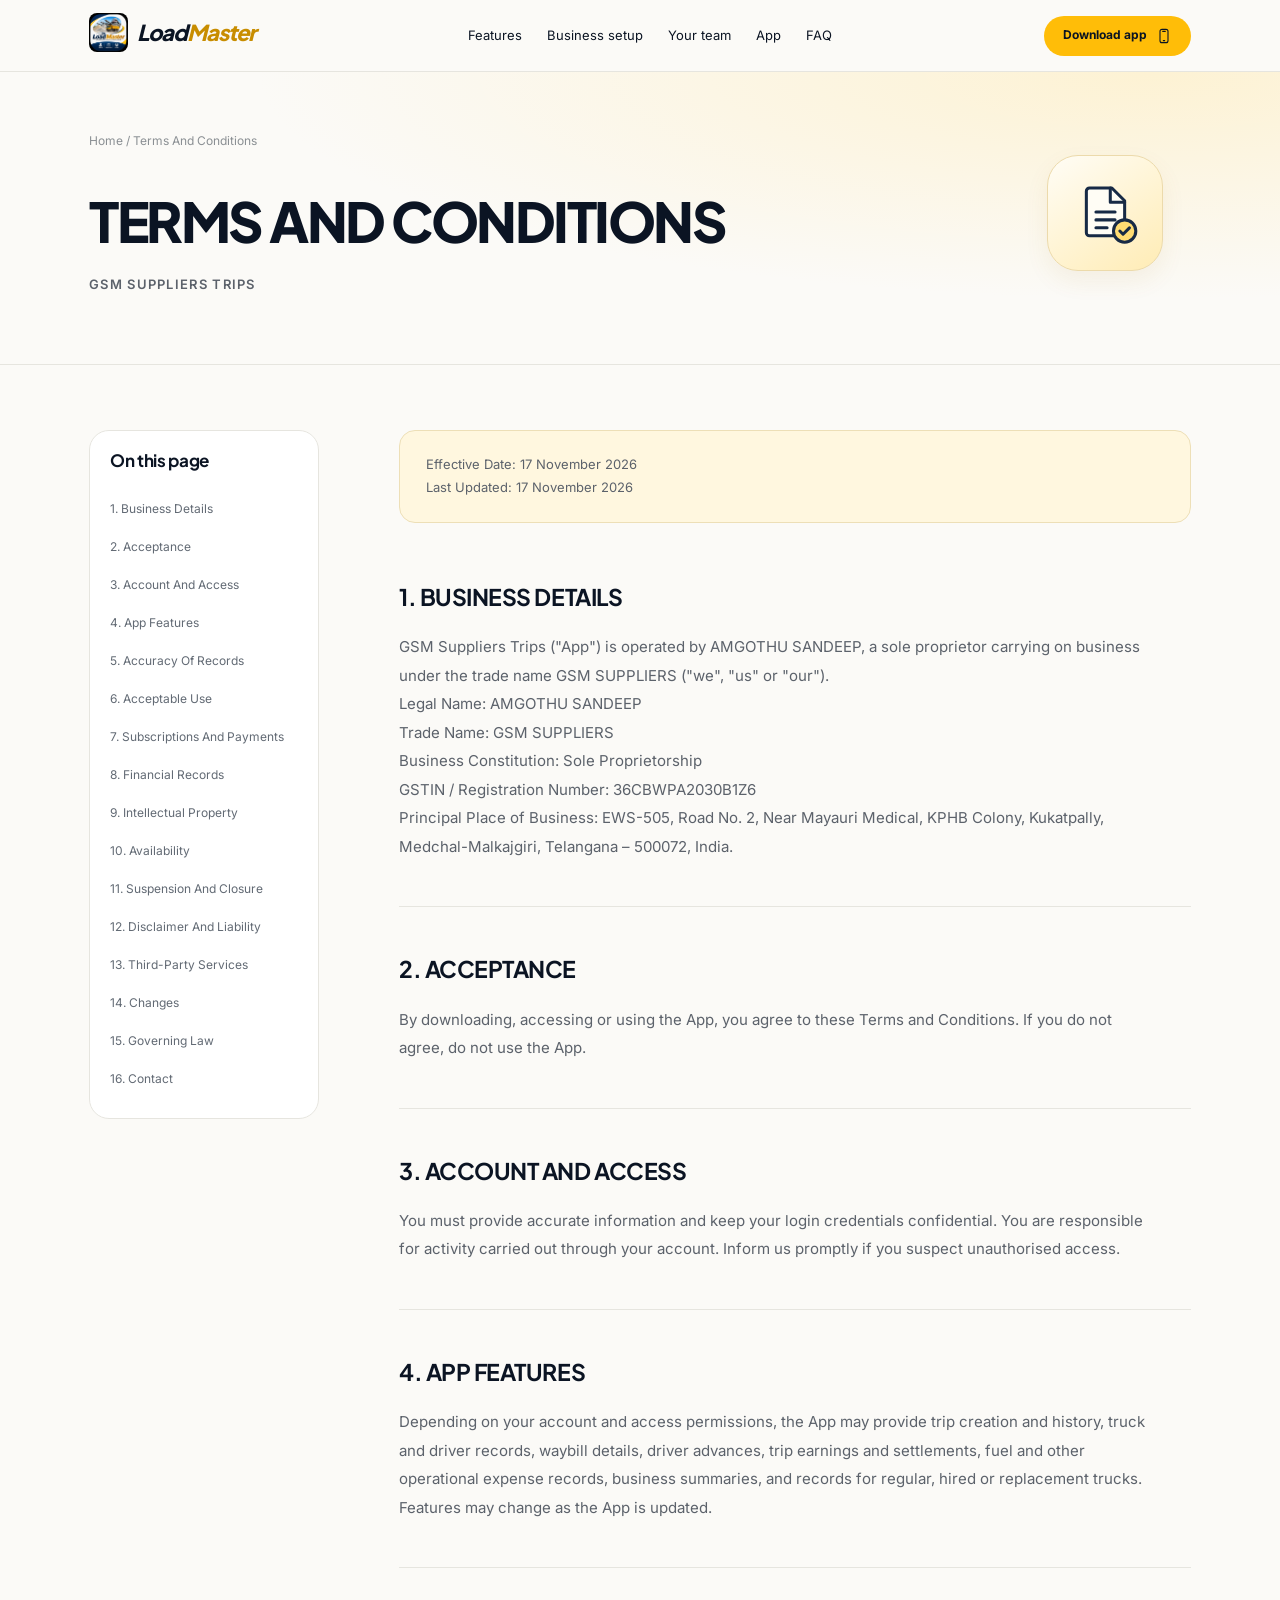
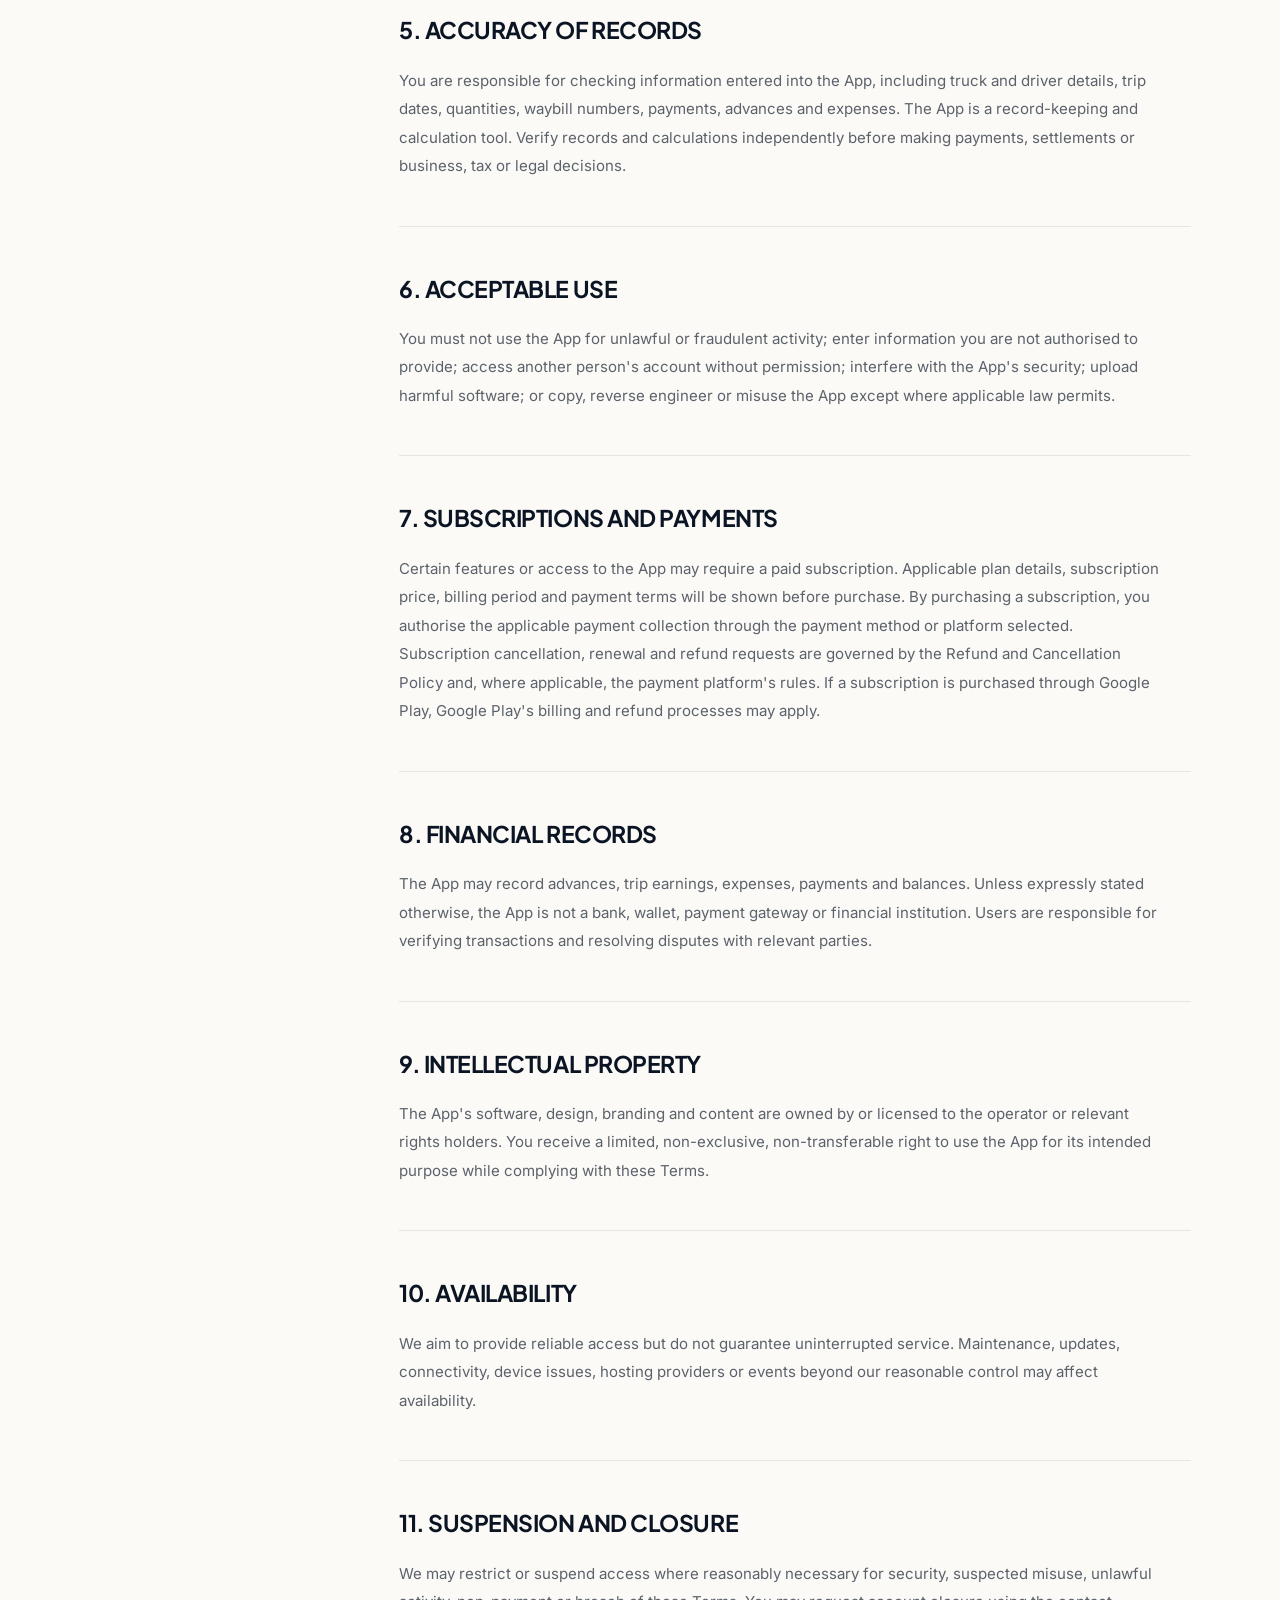
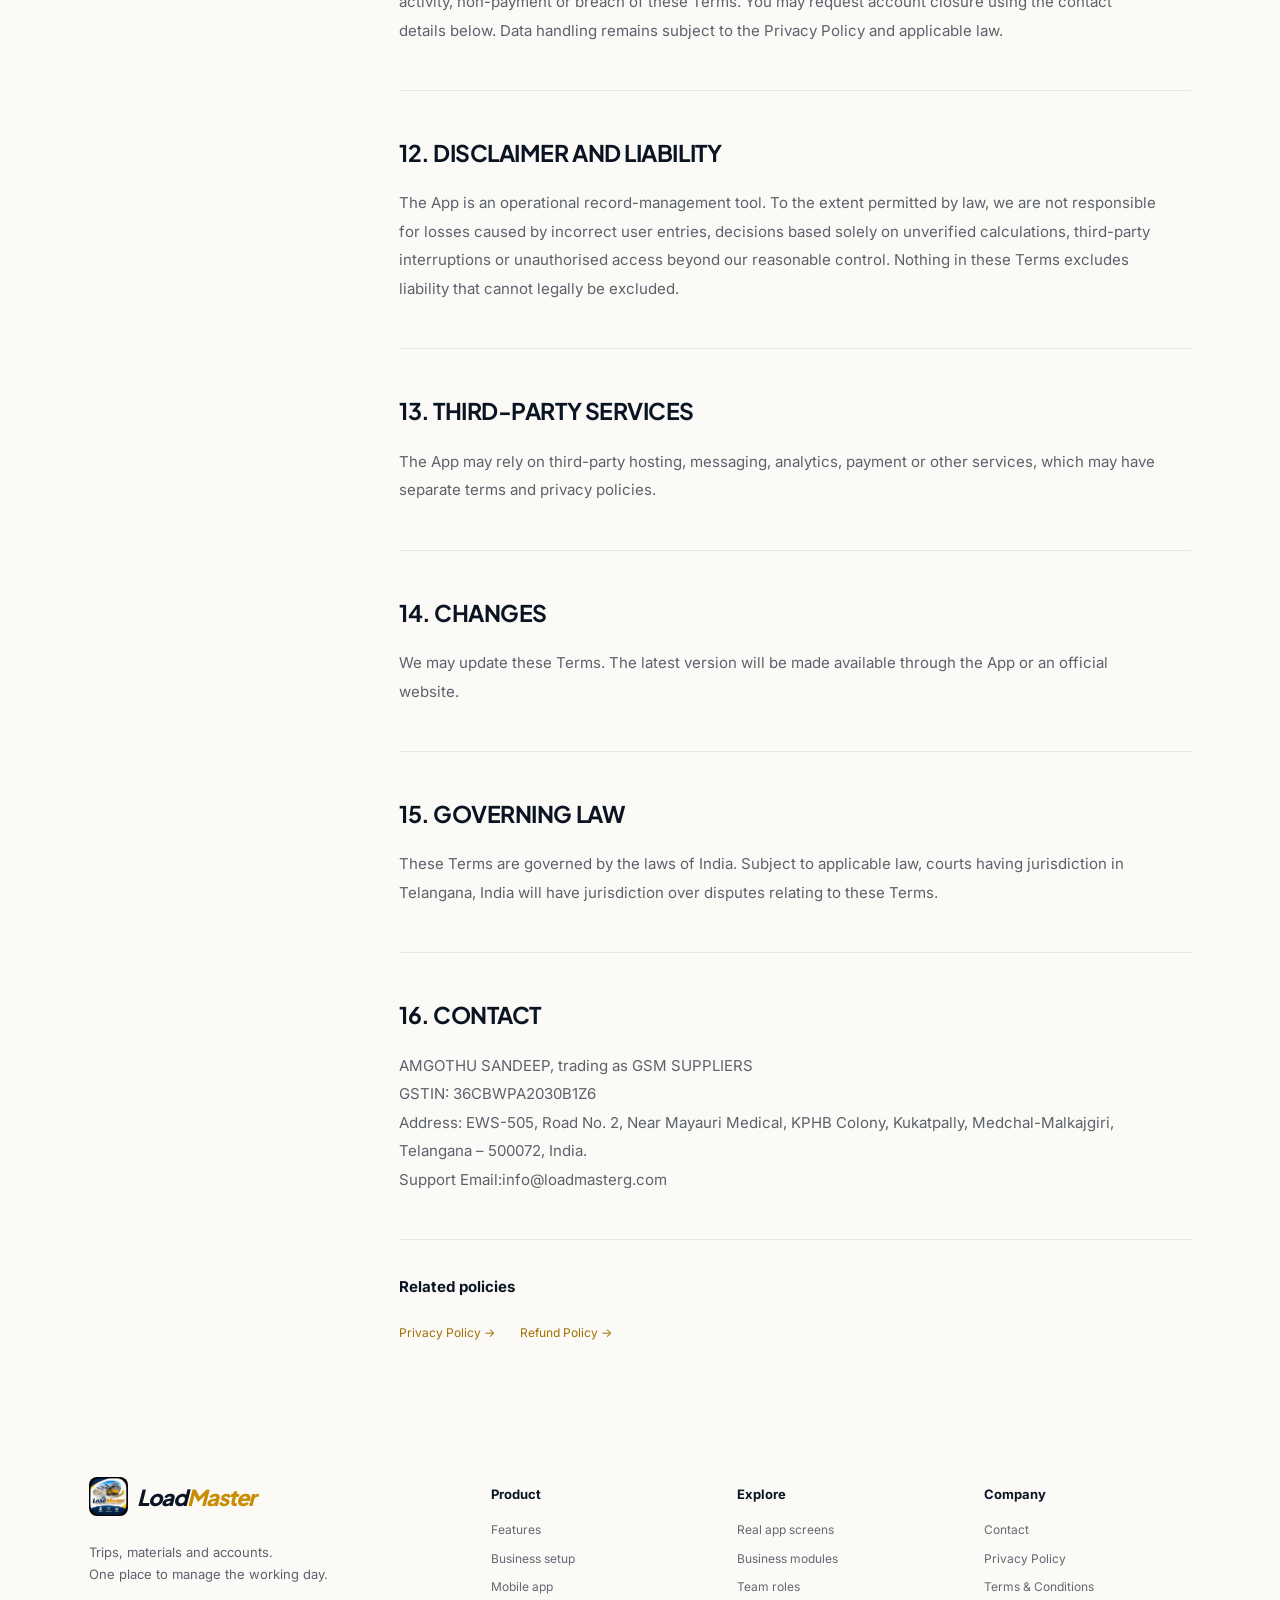
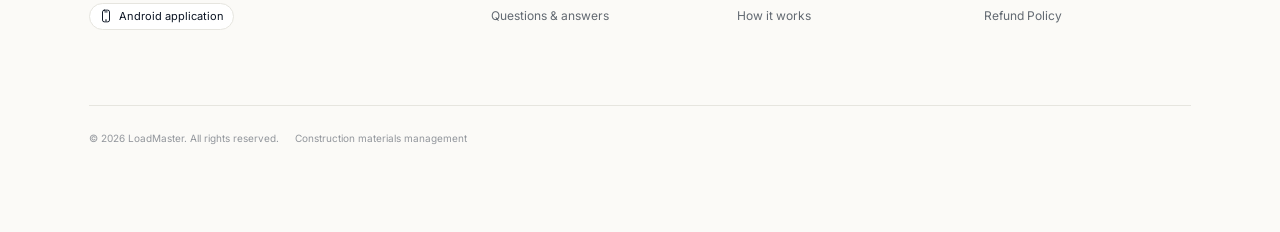
<file: terms.html>
<!DOCTYPE html><html lang="en"><head><meta charset="UTF-8"><meta name="viewport" content="width=device-width,initial-scale=1"><meta name="description" content="Terms And Conditions for GSM Suppliers Trips, operated by AMGOTHU SANDEEP, trading as GSM SUPPLIERS."><meta name="theme-color" content="#fbfaf7"><title>Terms And Conditions — LoadMaster</title><link rel="icon" href="assets/loadmaster-logo.webp"><link rel="stylesheet" href="assets/fonts.css"><link rel="stylesheet" href="styles.css"></head><body><a href="#main" class="skip">Skip to content</a><header class="site-header"><div class="container nav"><a class="brand-link" href="Home.html" aria-label="LoadMaster home"><span class="brand"><img src="assets/loadmaster-logo.webp" width="39" height="39" alt=""><span>Load<span>Master</span></span></span></a><nav id="navigation" aria-label="Main navigation"><a href="Home.html#features">Features</a><a href="Home.html#plans">Business setup</a><a href="Home.html#team">Your team</a><a href="Home.html#download">App</a><a href="Home.html#faq">FAQ</a></nav><a class="button yellow" href="downloads/LoadMaster.apk" download="LoadMaster.apk">Download app<svg class="icon " viewBox="0 0 24 24" fill="none" stroke="currentColor" stroke-width="1.65" stroke-linecap="round" stroke-linejoin="round" aria-hidden="true"><rect x="6" y="2" width="12" height="20" rx="3"/><path d="M10 5h4M11 19h2"/></svg></a><button class="menu-button" aria-label="Open navigation" aria-controls="navigation" aria-expanded="false"><svg class="icon " viewBox="0 0 24 24" fill="none" stroke="currentColor" stroke-width="1.65" stroke-linecap="round" stroke-linejoin="round" aria-hidden="true"><path d="M4 6h16M4 12h16M4 18h16"/></svg></button></div></header><main id="main"><section class="legal-hero"><div class="container"><div class="breadcrumbs"><a href="Home.html">Home</a> / Terms And Conditions</div><h1 data-policy-text>TERMS AND CONDITIONS</h1><p class="policy-brand" data-policy-text>GSM SUPPLIERS TRIPS</p><span class="legal-hero-icon" aria-hidden="true">
    <svg class="icon" viewBox="0 0 42 42" fill="none" stroke="currentColor" stroke-width="1.9" stroke-linecap="round" stroke-linejoin="round">
      <path d="M11 5h14l8 8v22H11a2 2 0 0 1-2-2V7a2 2 0 0 1 2-2Z" fill="#fffdf5"/>
      <path d="M24 5v9h9M15 20h12M15 25h12M15 30h7"/>
      <circle cx="33" cy="32" r="7" fill="#ffdc73"/>
      <path d="m30 32 2 2 4-4"/>
    </svg>
  </span></div></section><div class="container legal-layout"><aside class="legal-nav" aria-label="Policy contents"><div class="legal-nav-scroll"><h2>On this page</h2><a href="#legal-0">1. Business Details</a><a href="#legal-1">2. Acceptance</a><a href="#legal-2">3. Account And Access</a><a href="#legal-3">4. App Features</a><a href="#legal-4">5. Accuracy Of Records</a><a href="#legal-5">6. Acceptable Use</a><a href="#legal-6">7. Subscriptions And Payments</a><a href="#legal-7">8. Financial Records</a><a href="#legal-8">9. Intellectual Property</a><a href="#legal-9">10. Availability</a><a href="#legal-10">11. Suspension And Closure</a><a href="#legal-11">12. Disclaimer And Liability</a><a href="#legal-12">13. Third-Party Services</a><a href="#legal-13">14. Changes</a><a href="#legal-14">15. Governing Law</a><a href="#legal-15">16. Contact</a></div></aside><article class="legal-content"><div class="policy-dates"><p data-policy-text>Effective Date: <time datetime="2026-11-17">17 November 2026</time></p><p data-policy-text>Last Updated: <time datetime="2026-11-17">17 November 2026</time></p></div><section id="legal-0"><h2 data-policy-text>1. BUSINESS DETAILS</h2><p data-policy-text>GSM Suppliers Trips (&quot;App&quot;) is operated by AMGOTHU SANDEEP, a sole proprietor carrying on business under the trade name GSM SUPPLIERS (&quot;we&quot;, &quot;us&quot; or &quot;our&quot;).<br>
Legal Name: AMGOTHU SANDEEP<br>
Trade Name: GSM SUPPLIERS<br>
Business Constitution: Sole Proprietorship<br>
GSTIN / Registration Number: 36CBWPA2030B1Z6<br>
Principal Place of Business: EWS-505, Road No. 2, Near Mayauri Medical, KPHB Colony, Kukatpally, Medchal-Malkajgiri, Telangana – 500072, India.</p></section><section id="legal-1"><h2 data-policy-text>2. ACCEPTANCE</h2><p data-policy-text>By downloading, accessing or using the App, you agree to these Terms and Conditions. If you do not agree, do not use the App.</p></section><section id="legal-2"><h2 data-policy-text>3. ACCOUNT AND ACCESS</h2><p data-policy-text>You must provide accurate information and keep your login credentials confidential. You are responsible for activity carried out through your account. Inform us promptly if you suspect unauthorised access.</p></section><section id="legal-3"><h2 data-policy-text>4. APP FEATURES</h2><p data-policy-text>Depending on your account and access permissions, the App may provide trip creation and history, truck and driver records, waybill details, driver advances, trip earnings and settlements, fuel and other operational expense records, business summaries, and records for regular, hired or replacement trucks. Features may change as the App is updated.</p></section><section id="legal-4"><h2 data-policy-text>5. ACCURACY OF RECORDS</h2><p data-policy-text>You are responsible for checking information entered into the App, including truck and driver details, trip dates, quantities, waybill numbers, payments, advances and expenses. The App is a record-keeping and calculation tool. Verify records and calculations independently before making payments, settlements or business, tax or legal decisions.</p></section><section id="legal-5"><h2 data-policy-text>6. ACCEPTABLE USE</h2><p data-policy-text>You must not use the App for unlawful or fraudulent activity; enter information you are not authorised to provide; access another person&#x27;s account without permission; interfere with the App&#x27;s security; upload harmful software; or copy, reverse engineer or misuse the App except where applicable law permits.</p></section><section id="legal-6"><h2 data-policy-text>7. SUBSCRIPTIONS AND PAYMENTS</h2><p data-policy-text>Certain features or access to the App may require a paid subscription. Applicable plan details, subscription price, billing period and payment terms will be shown before purchase. By purchasing a subscription, you authorise the applicable payment collection through the payment method or platform selected. Subscription cancellation, renewal and refund requests are governed by the Refund and Cancellation Policy and, where applicable, the payment platform&#x27;s rules. If a subscription is purchased through Google Play, Google Play&#x27;s billing and refund processes may apply.</p></section><section id="legal-7"><h2 data-policy-text>8. FINANCIAL RECORDS</h2><p data-policy-text>The App may record advances, trip earnings, expenses, payments and balances. Unless expressly stated otherwise, the App is not a bank, wallet, payment gateway or financial institution. Users are responsible for verifying transactions and resolving disputes with relevant parties.</p></section><section id="legal-8"><h2 data-policy-text>9. INTELLECTUAL PROPERTY</h2><p data-policy-text>The App&#x27;s software, design, branding and content are owned by or licensed to the operator or relevant rights holders. You receive a limited, non-exclusive, non-transferable right to use the App for its intended purpose while complying with these Terms.</p></section><section id="legal-9"><h2 data-policy-text>10. AVAILABILITY</h2><p data-policy-text>We aim to provide reliable access but do not guarantee uninterrupted service. Maintenance, updates, connectivity, device issues, hosting providers or events beyond our reasonable control may affect availability.</p></section><section id="legal-10"><h2 data-policy-text>11. SUSPENSION AND CLOSURE</h2><p data-policy-text>We may restrict or suspend access where reasonably necessary for security, suspected misuse, unlawful activity, non-payment or breach of these Terms. You may request account closure using the contact details below. Data handling remains subject to the Privacy Policy and applicable law.</p></section><section id="legal-11"><h2 data-policy-text>12. DISCLAIMER AND LIABILITY</h2><p data-policy-text>The App is an operational record-management tool. To the extent permitted by law, we are not responsible for losses caused by incorrect user entries, decisions based solely on unverified calculations, third-party interruptions or unauthorised access beyond our reasonable control. Nothing in these Terms excludes liability that cannot legally be excluded.</p></section><section id="legal-12"><h2 data-policy-text>13. THIRD-PARTY SERVICES</h2><p data-policy-text>The App may rely on third-party hosting, messaging, analytics, payment or other services, which may have separate terms and privacy policies.</p></section><section id="legal-13"><h2 data-policy-text>14. CHANGES</h2><p data-policy-text>We may update these Terms. The latest version will be made available through the App or an official website.</p></section><section id="legal-14"><h2 data-policy-text>15. GOVERNING LAW</h2><p data-policy-text>These Terms are governed by the laws of India. Subject to applicable law, courts having jurisdiction in Telangana, India will have jurisdiction over disputes relating to these Terms.</p></section><section id="legal-15"><h2 data-policy-text>16. CONTACT</h2><p data-policy-text>AMGOTHU SANDEEP, trading as GSM SUPPLIERS<br>
GSTIN: 36CBWPA2030B1Z6<br>
Address: EWS-505, Road No. 2, Near Mayauri Medical, KPHB Colony, Kukatpally, Medchal-Malkajgiri, Telangana – 500072, India.<br>
Support Email:info@loadmasterg.com</p></section><div class="related"><strong>Related policies</strong><a href="Privacy.html">Privacy Policy →</a><a href="Refund.html">Refund Policy →</a></div></article></div></main><footer class="site-footer"><div class="container"><div class="footer-grid"><div><a class="brand-link" href="Home.html"><span class="brand"><img src="assets/loadmaster-logo.webp" width="39" height="39" alt=""><span>Load<span>Master</span></span></span></a><p>Trips, materials and accounts.<br>One place to manage the working day.</p><span class="mini-pill"><svg class="icon " viewBox="0 0 24 24" fill="none" stroke="currentColor" stroke-width="1.65" stroke-linecap="round" stroke-linejoin="round" aria-hidden="true"><rect x="6" y="2" width="12" height="20" rx="3"/><path d="M10 5h4M11 19h2"/></svg> Android application</span></div><div><h3>Product</h3><a href="Home.html#features">Features</a><a href="Home.html#plans">Business setup</a><a href="Home.html#download">Mobile app</a><a href="Home.html#faq">Questions & answers</a></div><div><h3>Explore</h3><a href="Home.html#app-gallery">Real app screens</a><a href="Home.html#platform">Business modules</a><a href="Home.html#team">Team roles</a><a href="Home.html#how-it-works">How it works</a></div><div><h3>Company</h3><a href="Home.html#contact">Contact</a><a href="Privacy.html">Privacy Policy</a><a href="terms.html">Terms & Conditions</a><a href="Refund.html">Refund Policy</a></div></div><div class="footer-bottom"><span>© 2026 LoadMaster. All rights reserved.</span><span>Construction materials management</span></div></div></footer><script src="app.js"></script></body></html>
</file>
<file: assets/fonts.css>
@font-face {
  font-family: 'Inter';
  font-style: normal;
  font-weight: 400;
  font-display: swap;
  src: url(fots/Inter/Inter-Regular.ttf) format('truetype');
}
@font-face {
  font-family: 'Inter';
  font-style: normal;
  font-weight: 500;
  font-display: swap;
  src: url(fots/Inter/Inter-Medium.ttf) format('truetype');
}
@font-face {
  font-family: 'Inter';
  font-style: normal;
  font-weight: 600;
  font-display: swap;
  src: url(fots/Inter/Inter-SemiBold.ttf) format('truetype');
}
@font-face {
  font-family: 'Inter';
  font-style: normal;
  font-weight: 700;
  font-display: swap;
  src: url(fots/Inter/Inter-Bold.ttf) format('truetype');
}
@font-face {
  font-family: 'Plus Jakarta Sans';
  font-style: normal;
  font-weight: 600;
  font-display: swap;
  src: url(fots/PlusJakartaSans/PlusJakartaSans-SemiBold.ttf) format('truetype');
}
@font-face {
  font-family: 'Plus Jakarta Sans';
  font-style: normal;
  font-weight: 700;
  font-display: swap;
  src: url(fots/PlusJakartaSans/PlusJakartaSans-Bold.ttf) format('truetype');
}
@font-face {
  font-family: 'Plus Jakarta Sans';
  font-style: normal;
  font-weight: 800;
  font-display: swap;
  src: url(fots/PlusJakartaSans/PlusJakartaSans-ExtraBold.ttf) format('truetype');
}
</file>
<file: styles.css>
:root {
    --paper: #fbfaf7;
    --white: #fff;
    --ink: #0b1423;
    --muted: #5c626b;
    --line: #e6e5df;
    --yellow: #ffbd08;
    --gold: #b67c00;
    --soft: #fff5d9;
    --green: #087a5b;
    --radius: 24px;
    --heading: 'Plus Jakarta Sans', system-ui, sans-serif;
    --body: Inter, system-ui, sans-serif
}

* {
    box-sizing: border-box
}

html {
    scroll-behavior: smooth;
    scroll-padding-top: 95px
}

body {
    margin: 0;
    background: var(--paper);
    color: var(--ink);
    font: 16px/1.55 var(--body)
}

button, input, select, textarea {
    font: inherit
}

button, a {
    -webkit-tap-highlight-color: transparent
}

button {
    cursor: pointer
}

button:disabled {
    cursor: default
}

a {
    color: inherit;
    text-decoration: none
}

img, svg {
    max-width: 100%
}

button {
    color: inherit
}

h1, h2, h3, p {
    margin: 0
}

h1, h2, h3 {
    font-family: var(--heading);
    letter-spacing: -.045em;
    line-height: 1.12
}

h1 {
    font-size: 60px;
    font-weight: 800
}

h2 {
    font-size: 48px;
    font-weight: 700
}

h3 {
    font-size: 22px;
    line-height: 1.3;
    letter-spacing: -.035em
}

p {
    color: var(--muted)
}

em {
    font-style: normal;
    color: #d89600
}

button:focus-visible, a:focus-visible, select:focus-visible, summary:focus-visible {
    outline: 3px solid #2772b7;
    outline-offset: 5px
}

::selection {
    background: #ffe39a;
    color: #0b1423
}

.container {
    width: min(1102px, calc(100% - 32px));
    margin: 0 auto
}

.section {
    padding: 100px 0
}

.section-intro {
    margin-bottom: 48px;
    max-width: 780px
}

.section-intro h2 {
    margin: 20px 0
}

.section-intro p {
    font-size: 18px;
    max-width: 720px
}

.centered {
    margin-left: auto;
    margin-right: auto;
    text-align: center
}

.centered p {
    margin: auto
}

.eyebrow {
    display: inline-flex;
    align-items: center;
    gap: 7px;
    padding: 4px 11px;
    border: 1px solid #ede5d1;
    border-radius: 99px;
    background: #fff5da;
    color: #30333b;
    font-size: 12px;
    font-weight: 600;
    line-height: 1.45;
    letter-spacing: 0
}

.eyebrow i {
    width: 6px;
    height: 6px;
    border-radius: 50%;
    background: var(--yellow)
}

.eyebrow .icon {
    width: 14px;
    height: 14px
}

.eyebrow.solid {
    background: var(--yellow);
    border-color: var(--yellow)
}

.icon {
    width: 22px;
    height: 22px;
    flex-shrink: 0;
    vertical-align: middle
}

.icon-tile {
    display: inline-grid;
    place-items: center;
    width: 46px;
    height: 46px;
    border-radius: 16px;
    background: var(--yellow);
    color: var(--ink)
}

.dark-tile {
    background: var(--ink);
    color: white
}

.button {
    display: inline-flex;
    justify-content: center;
    align-items: center;
    gap: 16px;
    min-height: 49px;
    padding: 13px 24px;
    border: 1px solid transparent;
    border-radius: 100px;
    font-size: 14px;
    font-weight: 650;
    line-height: 1.4;
    transition: transform .2s, box-shadow .2s, background .2s
}

.button .icon {
    width: 18px;
    height: 18px
}

.button:hover {
    transform: translateY(-2px);
    box-shadow: 0 5px 18px #0b142312
}

.dark {
    background: var(--ink);
    color: #fff
}

.yellow {
    background: var(--yellow);
    color: var(--ink)
}

.white {
    background: #fff;
    border-color: var(--line);
    color: var(--ink)
}

.ghost {
    background: #ffffff08;
    border-color: #ffffff26;
    color: #fff
}

.text-link {
    display: inline-flex;
    align-items: center;
    gap: 9px;
    font-size: 13px;
    font-weight: 650
}

.text-link .icon {
    width: 17px;
    height: 17px
}

.text-link:hover {
    color: var(--gold)
}

.mini-pill {
    display: inline-flex;
    align-items: center;
    gap: 6px;
    background: white;
    border: 1px solid var(--line);
    border-radius: 30px;
    padding: 4px 9px;
    font-size: 11px;
    line-height: 1.5
}

.mini-pill .icon {
    width: 14px;
    height: 14px
}

.mini-label {
    font-size: 9px;
    font-weight: 600;
    color: #62666d;
    letter-spacing: .055em;
    border: 1px solid var(--line);
    border-radius: 20px;
    padding: 3px 7px;
    line-height: 1.5;
    white-space: nowrap
}

.subtle, .center-note {
    font-size: 13px;
    color: #767b83
}

.center-note {
    text-align: center;
    margin-top: 36px
}

.green {
    color: var(--green) !important
}

.sr-only {
    position: absolute;
    width: 1px;
    height: 1px;
    overflow: hidden;
    clip: rect(0, 0, 0, 0);
    white-space: nowrap
}

.skip {
    position: fixed;
    left: 20px;
    top: -80px;
    padding: 12px 20px;
    background: var(--ink);
    color: #fff;
    z-index: 100
}

.skip:focus {
    top: 10px
}

/* The reference's compact header and wide, centred first screen. */
.site-header {
    height: 72px;
    background: #fbfaf7ed;
    backdrop-filter: blur(16px);
    border-bottom: 1px solid var(--line);
    position: sticky;
    top: 0;
    z-index: 50
}

.nav {
    display: flex;
    align-items: center;
    height: 100%;
    gap: 24px
}

.brand {
    display: inline-flex;
    align-items: center;
    gap: 9px;
    white-space: nowrap
}

.brand img {
    object-fit: contain;
    border-radius: 8px;
    width: 39px;
    height: 39px
}

.brand > span {
    font-family: var(--heading);
    font-size: 22px;
    font-weight: 800;
    letter-spacing: -1px;
    font-style: italic
}

.brand > span > span {
    color: #c88d00
}

.nav nav {
    display: flex;
    align-items: center;
    gap: 25px;
    margin: auto;
    font-size: 13px
}

.nav nav a {
    padding: 12px 0
}

.nav nav a:hover {
    color: #9e6b00
}

.nav .button {
    font-size: 12px;
    min-height: 40px;
    padding: 10px 18px;
    gap: 9px
}

.nav .button .icon {
    display: block;
    flex-shrink: 0;
    width: 16px;
    height: 16px
}

.menu-button {
    display: none;
    background: none;
    border: none;
    padding: 10px
}

.hero {
    position: relative;
    isolation: isolate;
    min-height: 1260px;
    padding: 112px 0 125px;
    overflow: hidden
}

.hero-grid {
    position: absolute;
    inset: 0;
    z-index: -1;
    background: radial-gradient(ellipse 480px 320px at 50% 5%, #ffe6a0a8, transparent), linear-gradient(#eceae454 1px, transparent 1px), linear-gradient(90deg, #eceae454 1px, transparent 1px);
    background-size: auto, 34px 34px, 34px 34px;
    mask-image: linear-gradient(black 78%, transparent)
}

.hero-copy {
    text-align: center;
    margin: auto auto 72px;
    max-width: 960px
}

.hero-copy .eyebrow {
    font-size: 12px;
    background: #ffe9ac80;
    border-color: #ecd38b;
    padding: 5px 12px
}

.hero h1 {
    margin: 28px 0 23px;
    line-height: 1.12
}

.marker {
    position: relative;
    z-index: 0;
    white-space: nowrap
}

.marker:after {
    content: '';
    position: absolute;
    bottom: 4px;
    height: 13px;
    left: 0;
    right: -5px;
    background: #ffc72e;
    z-index: -1;
    transform: rotate(-1deg)
}

.hero-lead {
    font-size: 21px;
    line-height: 1.65;
    color: #3f4750
}

.hero-sub {
    font-size: 15px;
    margin-top: 16px
}

.hero-actions {
    display: flex;
    justify-content: center;
    gap: 16px;
    margin: 32px 0 21px
}

.hero-chips {
    display: flex;
    justify-content: center;
    flex-wrap: wrap;
    gap: 9px;
    font-size: 11px;
    color: #656b71
}

.hero-chips span {
    display: inline-flex;
    gap: 6px;
    align-items: center;
    border: 1px solid #e8e4d8;
    border-radius: 20px;
    padding: 4px 9px;
    background: #fff9
}

.hero-chips .icon {
    width: 14px;
    height: 14px
}

/* Interactive concept: deliberately labelled as illustrative, with no API calls. */
.demo-window {
    border: 1px solid #e0dfd6;
    border-radius: 24px;
    overflow: hidden;
    box-shadow: 0 18px 40px #efbd2526;
    background: #fff;
    text-align: left;
    scroll-margin-top: 95px
}

.window-chrome {
    height: 43px;
    display: flex;
    align-items: center;
    justify-content: center;
    position: relative;
    padding: 0 22px;
    background: #f6f3e9;
    border-bottom: 1px solid #e4e1d7;
    font-size: 10px;
    color: #797b7b
}

.traffic {
    position: absolute;
    left: 18px;
    display: flex;
    gap: 6px
}

.traffic i {
    width: 9px;
    height: 9px;
    border-radius: 50%;
    background: #f07873
}

.traffic i:nth-child(2) {
    background: #f5c55f
}

.traffic i:nth-child(3) {
    background: #73c59a
}

.window-title {
    border: 1px solid #eee9dc;
    padding: 3px 10px;
    background: #fff;
    border-radius: 20px
}

.sample-badge {
    position: absolute;
    right: 18px;
    color: #79662f;
    font-size: 9px
}

.app-layout {
    display: grid;
    grid-template-columns:205px minmax(0, 1fr);
    min-height: 580px
}

.app-sidebar {
    padding: 23px 15px;
    display: flex;
    flex-direction: column;
    align-items: stretch;
    border-right: 1px solid var(--line)
}

.app-sidebar .brand {
    margin: 0 5px 21px;
    gap: 6px
}

.app-sidebar .brand img {
    width: 27px;
    height: 27px
}

.app-sidebar .brand > span {
    font-size: 17px
}

.app-group {
    font-size: 8px;
    letter-spacing: .08em;
    font-weight: 600;
    color: #85868a;
    margin: 12px 10px 8px
}

.app-sidebar button, .app-sidebar > a {
    font-size: 11px;
    display: flex;
    align-items: center;
    gap: 10px;
    padding: 10px 12px;
    border: 0;
    background: none;
    border-radius: 10px;
    text-align: left;
    min-height: 37px
}

.app-sidebar .icon {
    width: 15px;
    height: 15px
}

.app-sidebar .active {
    background: var(--soft);
    font-weight: 650
}

.app-sidebar button:hover, .app-sidebar > a:hover {
    background: #f7f5ee
}

.count {
    margin-left: auto;
    font-size: 9px;
    color: #72757c
}

.new {
    font-size: 8px;
    background: var(--yellow);
    border-radius: 4px;
    padding: 1px 4px;
    margin-left: auto
}

.app-user {
    display: flex;
    align-items: center;
    gap: 9px;
    font-size: 10px;
    margin: auto -15px -23px;
    padding: 15px 21px;
    border-top: 1px solid var(--line)
}

.app-user > span {
    width: 30px;
    height: 30px;
    background: var(--soft);
    border-radius: 50%;
    display: grid;
    place-items: center;
    font-size: 10px;
    font-weight: 650
}

.app-user small {
    display: block;
    color: #80858b;
    font-size: 9px
}

.app-main {
    padding: 24px;
    background: #fafaf9;
    min-width: 0
}

.app-toolbar {
    display: flex;
    align-items: center;
    gap: 10px;
    margin-bottom: 25px
}

.app-toolbar > div:first-child {
    margin-right: auto
}

.app-toolbar h3 {
    font-size: 20px;
    letter-spacing: -.04em;
    margin-top: 4px
}

.app-kicker {
    font-size: 8px;
    letter-spacing: .07em;
    color: #82848b
}

.period-control {
    display: flex;
    border: 1px solid var(--line);
    border-radius: 30px;
    padding: 3px;
    background: #fff
}

.period-control button {
    border: 0;
    background: none;
    font-size: 10px;
    border-radius: 22px;
    padding: 5px 9px
}

.period-control .selected {
    background: var(--ink);
    color: white
}

.vehicle-label select {
    font-size: 10px;
    background: white;
    border: 1px solid var(--line);
    border-radius: 20px;
    padding: 8px;
    max-width: 125px
}

.demo-stats {
    display: grid;
    grid-template-columns:repeat(4, 1fr);
    gap: 11px;
    margin-bottom: 18px
}

.stat-card {
    padding: 18px 14px;
    border: 1px solid var(--line);
    border-radius: 18px;
    background: white;
    min-width: 0
}

.stat-card span {
    font-size: 10px;
    color: #747980;
    display: block
}

.stat-card strong {
    font-family: var(--heading);
    font-size: 23px;
    font-weight: 700;
    letter-spacing: -.05em;
    display: block;
    margin: 7px 0 3px;
    white-space: nowrap
}

.stat-card small {
    font-size: 9px;
    color: #848991
}

.stat-card.profit strong {
    color: var(--green)
}

.demo-mid {
    display: grid;
    grid-template-columns:1.1fr 1fr;
    gap: 15px
}

.demo-card {
    background: white;
    border: 1px solid var(--line);
    border-radius: 18px;
    padding: 20px;
    min-width: 0
}

.demo-card h4 {
    font-size: 12px;
    font-weight: 650;
    letter-spacing: -.02em;
    margin: 0 0 18px;
    display: flex;
    justify-content: space-between;
    align-items: center
}

.demo-card h4 span {
    font-size: 9px;
    color: #898c92;
    font-weight: 400
}

.bar-chart {
    display: flex;
    align-items: flex-end;
    gap: 15px;
    height: 145px;
    padding: 8px 15px 22px;
    border-bottom: 1px solid #e8e8e4
}

.bar-group {
    flex: 1;
    position: relative;
    display: flex;
    align-items: flex-end;
    height: 100%;
    justify-content: center
}

.bar {
    width: 100%;
    max-width: 32px;
    background: var(--yellow);
    border-radius: 5px 5px 1px 1px;
    transition: height .45s
}

.bar-group:nth-child(2) .bar {
    background: #ffd467
}

.bar-group:nth-child(3) .bar {
    background: #ffe39b
}

.bar-group:nth-child(4) .bar {
    background: #e8b856
}

.bar-group > span {
    position: absolute;
    bottom: -19px;
    font-size: 8px;
    color: #929397;
    white-space: nowrap
}

.balance-tiles {
    display: grid;
    grid-template-columns:1fr 1fr;
    gap: 8px
}

.balance-tiles div {
    border-radius: 10px;
    padding: 12px;
    background: #e6f6ed
}

.balance-tiles div + div {
    background: #fff0e6
}

.balance-tiles span {
    font-size: 9px;
    color: #61756b
}

.balance-tiles strong {
    display: block;
    font-size: 21px;
    margin-top: 4px;
    letter-spacing: -.04em;
    color: #087a5b
}

.balance-tiles div + div strong {
    color: #b27733
}

.ledger-row {
    display: flex;
    justify-content: space-between;
    padding: 12px 0 0;
    font-size: 10px;
    color: #6b7377
}

.ledger-row b {
    color: #303b42
}

.demo-mini-trips {
    margin-top: 15px;
    padding: 16px 20px;
    display: flex;
    align-items: center;
    justify-content: space-between;
    gap: 12px
}

.demo-mini-trips > div {
    display: flex;
    align-items: center;
    gap: 10px;
    font-size: 10px
}

.demo-mini-trips .icon {
    width: 17px;
    height: 17px;
    color: #727b82
}

.demo-mini-trips b {
    display: block
}

.demo-mini-trips small {
    display: block;
    font-size: 9px;
    color: #8c9297
}

.status {
    font-size: 8px;
    border-radius: 20px;
    padding: 4px 7px;
    white-space: nowrap
}

.completed {
    background: #e2f3e8;
    color: #19734f
}

.loading {
    background: #fff1c6;
    color: #9d7000
}

.pending {
    background: #edf0f5;
    color: #697584
}

.demo-caption {
    padding: 10px 15px;
    background: #f6f3e9;
    border-top: 1px solid var(--line);
    font-size: 10px;
    text-align: center;
    color: #717474;
    display: flex;
    justify-content: center;
    align-items: center;
    gap: 8px
}

.demo-caption .icon {
    width: 12px;
    height: 12px
}

.demo-table-wrap {
    overflow: auto;
    min-height: 380px
}

.demo-table {
    width: 100%;
    border-collapse: collapse;
    font-size: 11px;
    background: #fff;
    border-radius: 15px;
    overflow: hidden;
    white-space: nowrap
}

.demo-table th {
    text-align: left;
    font-size: 9px;
    letter-spacing: .05em;
    color: #92979e;
    background: #f1f2f0;
    font-weight: 500;
    padding: 14px 12px
}

.demo-table td {
    padding: 18px 12px;
    border-bottom: 1px solid #eeefec
}

.demo-table td small {
    display: block;
    color: #8c9195;
    font-size: 9px;
    margin-top: 3px
}

.demo-table .status {
    font-size: 9px
}

.demo-panel-note {
    font-size: 10px;
    color: #8b8f94;
    margin: 16px 0
}

.report-cards {
    display: grid;
    grid-template-columns:1fr 1fr;
    gap: 16px
}

.report-card {
    padding: 24px;
    background: #fff;
    border: 1px solid var(--line);
    border-radius: 18px
}

.report-card h4 {
    font-size: 14px;
    margin: 18px 0 10px
}

.report-card p {
    font-size: 11px;
    line-height: 1.7;
    margin-bottom: 18px
}

.report-card .button {
    font-size: 10px;
    padding: 8px 13px;
    min-height: 34px
}

.report-card .icon-tile {
    width: 35px;
    height: 35px;
    border-radius: 12px
}

.features {
    min-height: 820px
}

.feature-grid {
    display: grid;
    grid-template-columns:repeat(3, 1fr);
    gap: 18px
}

.feature-card {
    background: white;
    border: 1px solid var(--line);
    border-radius: 24px;
    padding: 26px 25px 28px;
    min-height: 225px;
    transition: border-color .25s, transform .25s
}

.feature-card:hover {
    border-color: #e9c55e;
    transform: translateY(-4px)
}

.card-top {
    display: flex;
    align-items: flex-start;
    justify-content: space-between;
    margin-bottom: 24px;
    gap: 10px
}

.feature-card h3 {
    font-size: 18px;
    line-height: 1.4;
    margin-bottom: 9px;
    letter-spacing: -.035em
}

.feature-card p {
    font-size: 14px;
    line-height: 1.65
}

.platform {
    min-height: 1050px
}

.split-intro {
    display: grid;
    grid-template-columns:1.35fr 1fr;
    align-items: end;
    gap: 100px;
    margin-bottom: 56px
}

.split-intro h2 {
    margin-top: 20px
}

.split-intro > p {
    max-width: 440px;
    font-size: 16px;
    padding-bottom: 4px
}

.module-grid {
    display: grid;
    grid-template-columns:repeat(3, 1fr);
    background: white;
    border: 1px solid var(--line);
    border-radius: 26px;
    overflow: hidden
}

.module-card {
    padding: 30px 29px 35px;
    min-height: 315px;
    border-right: 1px solid var(--line);
    border-bottom: 1px solid var(--line)
}

.module-card:nth-child(3n) {
    border-right: 0
}

.module-card:nth-last-child(-n+3) {
    border-bottom: 0
}

.module-top {
    display: flex;
    justify-content: space-between;
    align-items: flex-start;
    margin-bottom: 28px
}

.module-top > span:first-child {
    font-size: 13px;
    color: #be8b00;
    font-weight: 600
}

.module-label {
    font-size: 10px;
    font-weight: 500;
    letter-spacing: .065em;
    color: #82868a
}

.module-card h3 {
    font-size: 23px;
    margin: 8px 0 12px
}

.module-card p {
    font-size: 14px;
    line-height: 1.65;
    min-height: 95px
}

.tags {
    display: flex;
    gap: 6px;
    flex-wrap: wrap;
    margin-top: 18px
}

.tags span {
    font-size: 8px;
    padding: 4px 8px;
    background: #fff6de;
    border-radius: 20px;
    color: #514e45
}

.plans {
    min-height: 995px
}

.plans .section-intro {
    margin-bottom: 55px
}

.plan-layout {
    display: grid;
    grid-template-columns:1.5fr 1fr;
    gap: 24px;
    max-width: 1050px;
    margin: auto
}

.main-plan {
    padding: 38px;
    border: 2px solid #efbd3e;
    border-radius: 28px;
    background: radial-gradient(ellipse at 100% 0, #ffecae88, transparent 40%), #fff;
    box-shadow: 0 20px 32px #ecc53620
}

.main-plan h3 {
    font-size: 33px;
    margin: 23px 0 13px;
    letter-spacing: -.04em
}

.main-plan > p {
    font-size: 14px;
    max-width: 450px
}

.plan-value {
    font: 700 26px/1.25 var(--heading);
    letter-spacing: -.03em;
    margin: 28px 0 18px
}

.plan-value span {
    display: block;
    font: 11px/1.6 var(--body);
    color: #85888b;
    letter-spacing: 0;
    margin-top: 7px
}

.plan-note {
    display: flex;
    align-items: center;
    gap: 8px;
    padding: 9px 12px;
    background: var(--soft);
    border-radius: 10px;
    font-size: 11px;
    line-height: 1.5
}

.plan-note .icon {
    width: 15px;
    height: 15px
}

.check-grid {
    padding: 0;
    list-style: none;
    display: grid;
    grid-template-columns:1fr 1fr;
    gap: 18px 20px;
    margin: 25px 0 31px
}

.check-grid li {
    display: flex;
    align-items: flex-start;
    gap: 9px;
    font-size: 12px
}

.check-grid .icon {
    background: var(--yellow);
    border-radius: 50%;
    padding: 3px;
    width: 17px;
    height: 17px;
    stroke-width: 2.5
}

.plan-actions {
    display: flex;
    gap: 12px
}

.plan-actions .button {
    font-size: 11px;
    padding: 13px 18px;
    gap: 9px
}

.plan-actions .button:first-child {
    flex: 1
}

.plan-aside {
    display: flex;
    flex-direction: column;
    gap: 24px
}

.dark-card {
    background: var(--ink);
    color: white;
    border-radius: 26px;
    padding: 32px
}

.dark-card h3 {
    font-size: 26px;
    margin: 15px 0
}

.dark-card .module-label {
    color: #939aa6
}

.dark-card p {
    color: #b2b7bf;
    font-size: 14px;
    margin-bottom: 25px
}

.dark-card .button {
    font-size: 12px;
    min-height: 42px;
    padding: 10px 19px
}

.compare-card {
    background: white;
    border: 1px solid var(--line);
    border-radius: 26px;
    padding: 28px
}

.compare-card > .module-label {
    display: block;
    margin-bottom: 20px
}

.compare-card > div {
    display: flex;
    align-items: center;
    gap: 10px;
    font-size: 12px;
    padding: 12px 0;
    border-bottom: 1px solid #eeede7
}

.compare-card > div:last-child {
    border-bottom: 0
}

.compare-card > div > span {
    margin-left: auto;
    font-size: 10px;
    color: #a77913
}

.compare-card .icon {
    width: 16px;
    height: 16px;
    color: #9a8c69
}

.plan-footnote {
    text-align: center;
    font-size: 12px;
    margin-top: 34px;
    color: #8a7851
}

.team {
    min-height: 960px
}

.role-grid {
    display: grid;
    grid-template-columns:repeat(3, 1fr);
    gap: 24px
}

.role-card {
    border: 1px solid var(--line);
    border-radius: 24px;
    overflow: hidden;
    background: #fff;
    box-shadow: 0 7px 20px #0b142307
}

.role-description {
    padding: 22px 26px 26px;
    min-height: 205px
}

.quote-mark {
    font-family: Georgia, serif;
    color: #c28a00;
    font-size: 38px;
    line-height: .8;
    display: block;
    margin-bottom: 6px
}

.role-description p {
    font-size: 14px;
    line-height: 1.7;
    margin-bottom: 20px
}

.role-description .text-link {
    font-size: 11px
}

.operations {
    min-height: 1150px;
    background: radial-gradient(ellipse at 100% 10%, #fff0c344, transparent 36%), radial-gradient(ellipse at 0 95%, #fff1c644, transparent 30%)
}

.operations-board {
    display: grid;
    grid-template-columns:1.85fr 1fr;
    border: 1px solid var(--line);
    border-radius: 28px;
    overflow: hidden;
    background: white;
    box-shadow: 0 7px 20px #101a2108;
    min-height: 650px
}

.map-panel {
    display: flex;
    flex-direction: column;
    min-width: 0
}

.board-label {
    padding: 30px 26px 20px;
    display: flex;
    justify-content: space-between;
    align-items: center;
    font-size: 10px;
    font-weight: 600;
    gap: 10px
}

.board-label .mini-pill {
    font-size: 9px;
    background: var(--soft);
    border: 0;
    color: #846b24;
    white-space: nowrap
}

.route-map {
    width: 100%;
    flex: 1;
    min-height: 450px
}

.route-tabs {
    display: flex;
    gap: 8px;
    justify-content: center;
    padding: 20px 15px 28px
}

.route-tabs button {
    font-size: 10px;
    border: 1px solid var(--line);
    padding: 8px 12px;
    background: white;
    border-radius: 30px;
    white-space: nowrap
}

.route-tabs button.selected {
    background: var(--yellow);
    border-color: var(--yellow);
    font-weight: 600
}

.route-dash {
    animation: dash 25s linear infinite
}

@keyframes dash {
    to {
        stroke-dashoffset: -360
    }
}

.journey-side {
    background: #f6f3e9;
    border-left: 1px solid var(--line);
    padding: 26px
}

.journey-kpis {
    display: grid;
    grid-template-columns:1fr 1fr;
    gap: 12px
}

.journey-kpis > div {
    background: white;
    border: 1px solid var(--line);
    padding: 17px 13px;
    border-radius: 16px
}

.journey-kpis small {
    font-size: 10px;
    color: #888d91
}

.journey-kpis strong {
    font-family: var(--heading);
    display: block;
    font-size: 22px;
    letter-spacing: -.04em;
    margin: 5px 0
}

.journey-kpis span {
    font-size: 8px;
    color: #969a9f;
    display: block
}

.journey-label {
    font-size: 9px;
    letter-spacing: .08em;
    color: #898c8d;
    margin: 30px 0 17px
}

.stage-content h3 {
    font-size: 22px;
    line-height: 1.3;
    margin: 12px 0
}

.stage-content p {
    font-size: 12px;
    line-height: 1.7;
    min-height: 62px
}

.stage-number {
    display: inline-grid;
    place-items: center;
    width: 33px;
    height: 33px;
    border-radius: 50%;
    font-size: 12px;
    background: var(--yellow)
}

.journey-list {
    margin: 26px 0 22px
}

.journey-list > div {
    font-size: 10px;
    display: flex;
    align-items: center;
    gap: 7px;
    border-bottom: 1px solid #e6e1d5;
    padding: 12px 0;
    color: #717675
}

.journey-list .icon {
    width: 15px;
    height: 15px;
    color: #b1913f
}

.journey-list b {
    margin-left: auto;
    color: #48514d;
    font-weight: 500
}

.journey-note {
    font-size: 11px;
    display: flex;
    align-items: flex-start;
    gap: 10px;
    color: #88806b;
    border: 1px solid #e9dfc7;
    border-radius: 12px;
    padding: 13px
}

.journey-note .icon {
    width: 18px;
    height: 18px
}

.download {
    min-height: 650px;
    padding-top: 45px;
    padding-bottom: 65px;
    overflow: hidden
}

.download-grid {
    display: grid;
    grid-template-columns:1.15fr 1fr;
    align-items: center;
    gap: 80px
}

.download h2 {
    margin: 20px 0
}

.download p {
    font-size: 17px;
    max-width: 530px
}

.download-actions {
    display: flex;
    gap: 12px;
    align-items: center;
    margin: 28px 0 20px
}

.download-actions .button:first-child {
    border-radius: 17px;
    text-align: left;
    min-width: 165px;
    gap: 13px
}

.download-actions .button small {
    font-size: 8px;
    font-weight: 400;
    display: block;
    line-height: 1.4;
    letter-spacing: .06em
}

.download-actions .button span {
    font-size: 17px;
    line-height: 1.25
}

.download .subtle {
    font-size: 12px
}

.phone-scene {
    position: relative;
    display: flex;
    justify-content: center;
    padding: 28px 0 38px;
    isolation: isolate
}

.phone-halo {
    position: absolute;
    inset: 35px -40px;
    background: radial-gradient(ellipse, #ffeab0b0, transparent 68%);
    z-index: -1
}

.phone-shell {
    width: 252px;
    background: #101721;
    padding: 8px;
    border-radius: 40px;
    box-shadow: 0 30px 55px #0b142329, 0 0 0 2px #b8b6ac;
    transform: rotate(5deg);
    position: relative
}

.phone-screen {
    border-radius: 33px;
    overflow: hidden;
    background: #f8f9f8;
    padding: 10px 13px 0;
    min-height: 480px
}

.phone-camera {
    position: absolute;
    top: 12px;
    left: 50%;
    transform: translateX(-50%);
    height: 15px;
    width: 64px;
    border-radius: 20px;
    background: #101721;
    z-index: 2
}

.phone-status {
    display: flex;
    justify-content: space-between;
    font-size: 8px;
    padding: 1px 6px 18px;
    color: #333;
    font-weight: 600
}

.phone-top {
    display: flex;
    justify-content: space-between;
    align-items: center
}

.phone-top .brand img {
    width: 22px;
    height: 22px
}

.phone-top .brand > span {
    font-size: 16px
}

.phone-top .brand {
    gap: 5px
}

.phone-top > .icon {
    width: 16px;
    height: 16px
}

.phone-greeting {
    font-size: 13px;
    line-height: 1.4;
    margin: 21px 0 16px;
    color: #767d84
}

.phone-greeting strong {
    font: 700 21px/1.4 var(--heading);
    letter-spacing: -.03em;
    color: var(--ink)
}

.phone-stats {
    display: grid;
    grid-template-columns:1fr 1fr;
    gap: 8px
}

.phone-stats > div {
    background: #fff;
    border: 1px solid var(--line);
    border-radius: 12px;
    padding: 12px 10px
}

.phone-stats small {
    font-size: 8px;
    color: #8b9094;
    display: block
}

.phone-stats strong {
    font: 700 20px/1.4 var(--heading);
    letter-spacing: -.05em;
    display: block;
    margin: 5px 0
}

.phone-stats span {
    font-size: 7px;
    display: block;
    color: #95999d
}

.phone-section {
    display: flex;
    justify-content: space-between;
    margin: 21px 0 12px;
    font-size: 10px;
    font-weight: 600
}

.phone-section span {
    font-size: 7px;
    color: #a47a18;
    font-weight: 400
}

.phone-trip {
    display: flex;
    align-items: center;
    gap: 7px;
    padding: 12px 0;
    border-bottom: 1px solid var(--line)
}

.phone-trip > .icon {
    width: 17px;
    height: 17px;
    color: #7b858d
}

.phone-trip b {
    font-size: 9px;
    display: block
}

.phone-trip small {
    font-size: 7px;
    display: block;
    color: #9a9da1;
    margin-top: 3px
}

.phone-trip .status {
    margin-left: auto;
    font-size: 6px;
    padding: 3px 4px
}

.phone-balance {
    background: #fff5d9;
    padding: 13px;
    border-radius: 12px;
    margin-top: 14px
}

.phone-balance span {
    font-size: 8px;
    color: #8a805e;
    display: block
}

.phone-balance strong {
    font-size: 21px;
    letter-spacing: -.04em;
    display: block;
    line-height: 1.6
}

.phone-balance small {
    font-size: 7px;
    color: #a88b34;
    display: block
}

.phone-nav {
    display: flex;
    justify-content: space-around;
    border-top: 1px solid var(--line);
    margin: 17px -13px 0;
    padding: 13px 0;
    background: #fff
}

.phone-nav .icon {
    width: 16px;
    height: 16px;
    color: #888f94
}

.phone-nav .icon:first-child {
    color: #c68d00
}

.phone-caption {
    position: absolute;
    bottom: 4px;
    font-size: 10px;
    color: #8b8d8a
}

.documents {
    min-height: 740px;
    padding: 65px 0 95px
}

.dark-feature {
    border-radius: 30px;
    padding: 64px 58px;
    display: grid;
    grid-template-columns:1.05fr 1.3fr;
    gap: 60px;
    background: radial-gradient(ellipse at 100% 5%, #7f631744, transparent 40%), linear-gradient(150deg, #0d1727, #060c17);
    color: white;
    min-height: 550px
}

.dark-feature .eyebrow {
    background: #372e12;
    border-color: #5c491b;
    color: #f1c952
}

.dark-feature h2 {
    font-size: 43px;
    line-height: 1.1;
    margin: 22px 0
}

.dark-feature h2 em, .cta-panel em {
    color: #ffc01d
}

.dark-feature p {
    font-size: 14px;
    line-height: 1.7;
    color: #a3a9b3;
    margin-bottom: 26px;
    max-width: 360px
}

.dark-feature .button {
    font-size: 12px
}

.document-grid {
    display: grid;
    grid-template-columns:1fr 1fr;
    gap: 18px;
    align-self: center
}

.document-grid article {
    padding: 24px;
    background: #ffffff06;
    border: 1px solid #ffffff13;
    border-radius: 21px;
    min-height: 210px
}

.document-grid .icon-tile {
    width: 40px;
    height: 40px;
    border-radius: 13px
}

.document-grid .icon-tile .icon {
    width: 21px;
    height: 21px
}

.document-grid h3 {
    font-size: 17px;
    letter-spacing: -.025em;
    margin: 22px 0 10px
}

.document-grid p {
    font-size: 12px;
    line-height: 1.7;
    margin: 0
}

.how {
    min-height: 570px;
    padding-top: 70px
}

.steps-grid {
    display: grid;
    grid-template-columns:repeat(4, 1fr);
    background: white;
    border: 1px solid var(--line);
    border-radius: 24px;
    overflow: hidden
}

.steps-grid article {
    padding: 30px 26px;
    border-right: 1px solid var(--line);
    min-height: 238px
}

.steps-grid article:last-child {
    border: 0
}

.steps-grid article > span {
    font: 700 45px/1 var(--heading);
    color: #e7aa16;
    display: block;
    margin-bottom: 25px;
    letter-spacing: -.05em
}

.steps-grid h3 {
    font-size: 17px;
    margin-bottom: 10px
}

.steps-grid p {
    font-size: 12px;
    line-height: 1.7
}

.cta {
    padding: 65px 0 85px;
    min-height: 450px
}

.cta-panel {
    display: grid;
    grid-template-columns:1.5fr 1fr;
    align-items: center;
    gap: 70px;
    background: radial-gradient(ellipse at 100% 0, #9e7b1c55, transparent 40%), radial-gradient(ellipse at 0 100%, #795c1544, transparent 40%), #0b1423;
    color: white;
    border-radius: 27px;
    padding: 58px;
    min-height: 300px
}

.cta-panel h2 {
    font-size: 43px
}

.cta-panel p {
    font-size: 14px;
    color: #b6bcc5;
    max-width: 560px;
    margin-top: 20px
}

.cta-panel > div + div {
    display: flex;
    flex-direction: column;
    gap: 12px
}

.cta-panel .button {
    font-size: 12px
}

.contact {
    min-height: 650px;
    padding-top: 70px;
    padding-bottom: 95px
}

.contact-layout {
    display: grid;
    grid-template-columns:1fr 1.1fr;
    gap: 100px
}

.contact h2 {
    margin: 20px 0
}

.contact-layout > div > p {
    font-size: 16px;
    max-width: 410px
}

.contact-note {
    display: flex;
    align-items: flex-start;
    gap: 17px;
    background: white;
    border: 1px solid var(--line);
    border-radius: 18px;
    padding: 22px;
    margin: 32px 0 22px;
    max-width: 410px
}

.contact-note > .icon {
    padding: 8px;
    box-sizing: content-box;
    background: var(--yellow);
    border-radius: 12px;
    width: 19px;
    height: 19px
}

.contact-note strong {
    font-size: 13px
}

.contact-note p {
    font-size: 12px;
    line-height: 1.7;
    margin-top: 5px
}

.legal-shortcuts {
    display: flex;
    gap: 22px;
    font-size: 12px;
    color: #9b731b
}

.legal-shortcuts .icon {
    width: 13px;
    height: 13px;
    margin-left: 3px
}

.faq-list {
    padding-top: 12px;
    scroll-margin-top: 100px
}

.faq-list details {
    border-bottom: 1px solid #deddd5
}

.faq-list summary {
    padding: 22px 0;
    font-size: 14px;
    font-weight: 600;
    display: flex;
    justify-content: space-between;
    align-items: center;
    gap: 25px;
    cursor: pointer;
    list-style: none
}

.faq-list summary::-webkit-details-marker {
    display: none
}

.faq-list summary > span {
    font-size: 24px;
    color: #a77b19;
    font-weight: 400;
    transition: transform .2s
}

.faq-list details[open] summary > span {
    transform: rotate(45deg)
}

.faq-list details p {
    font-size: 13px;
    line-height: 1.8;
    padding: 0 30px 23px 0
}

.site-footer {
    padding: 45px 0 26px;
    min-height: 400px
}

.footer-grid {
    display: grid;
    grid-template-columns:1.6fr .85fr .85fr 1fr;
    gap: 70px;
    padding-bottom: 70px
}

.footer-grid > .brand {
    margin-bottom: 18px
}

.footer-grid p {
    font-size: 13px;
    line-height: 1.7;
    margin: 18px 0
}

.footer-grid h3 {
    font-family: var(--body);
    font-size: 13px;
    letter-spacing: 0;
    margin: 9px 0 18px
}

.footer-grid > div > a:not(.brand-link) {
    display: block;
    font-size: 12px;
    color: #626971;
    margin: 10px 0
}

.footer-grid a:hover {
    color: #a77700
}

.footer-bottom {
    padding: 25px 0 8px;
    border-top: 1px solid var(--line);
    display: flex;
    align-items: center;
    justify-content: flex-start;
    flex-wrap: wrap;
    gap: 8px 16px;
    font-size: 10px;
    color: #92969c
}

.powered-by {
    display: inline-flex;
    align-items: center;
    gap: 6px;
    color: var(--ink, #20252b);
    font-size: 10px;
    white-space: nowrap
}

.powered-by img {
    display: block;
    width: 48px;
    height: auto;
    object-fit: contain
}

/* Legal documents share navigation, typography and reading rhythm. */
.legal-hero {
    padding: 60px 0 70px;
    background: radial-gradient(ellipse at 90% 0, #ffeab080, transparent 55%);
    border-bottom: 1px solid var(--line)
}

.legal-hero > .container {
    position: relative
}

.breadcrumbs {
    font-size: 12px;
    color: #8a8f93;
    margin-bottom: 38px
}

.breadcrumbs a:hover {
    color: var(--gold)
}

.legal-hero h1 {
    font-size: 56px;
    margin: 20px 0
}

.legal-hero p {
    font-size: 19px;
    max-width: 70%
}

.legal-hero-icon {
    position: absolute;
    right: 50px;
    top: 65px;
    color: #d69d16;
    transform: rotate(-8deg)
}

.legal-hero-icon .icon {
    width: 110px;
    height: 110px;
    stroke-width: 1
}

.legal-layout {
    display: grid;
    grid-template-columns:230px 1fr;
    gap: 80px;
    padding-top: 65px;
    padding-bottom: 90px
}

.legal-nav {
    position: sticky;
    top: 105px;
    align-self: start;
    border: 1px solid var(--line);
    background: white;
    border-radius: 20px;
    padding: 25px
}

.legal-nav h2 {
    font-size: 17px;
    letter-spacing: -.02em;
    margin-bottom: 20px
}

.legal-nav a {
    display: block;
    font-size: 12px;
    color: #626a74;
    line-height: 1.5;
    padding: 10px 0
}

.legal-nav a:hover {
    color: var(--gold)
}

.draft-notice {
    padding: 23px 26px;
    background: #fff4d4;
    border: 1px solid #eee0b5;
    border-radius: 16px
}

.draft-notice strong {
    font-size: 14px
}

.draft-notice p {
    font-size: 13px;
    line-height: 1.7;
    margin-top: 9px;
    color: #7d7154
}

.legal-content > section {
    padding: 45px 0;
    border-bottom: 1px solid var(--line)
}

.legal-number {
    font: 600 16px var(--heading);
    color: #b68106;
    display: block;
    margin-bottom: 13px
}

.legal-content h2 {
    font-size: 29px;
    margin-bottom: 20px;
    letter-spacing: -.035em
}

.legal-content section p {
    font-size: 15px;
    line-height: 1.9;
    max-width: 760px
}

.related {
    padding-top: 35px;
    display: flex;
    gap: 25px;
    flex-wrap: wrap;
    font-size: 12px
}

.related strong {
    width: 100%;
    font-size: 15px
}

.related a {
    color: #a17000
}

/* Dialogs and motion. */
dialog {
    border: 1px solid var(--line);
    border-radius: 25px;
    padding: 40px;
    width: min(580px, calc(100% - 32px));
    max-height: 85vh;
    color: var(--ink);
    box-shadow: 0 30px 100px #0004
}

dialog::backdrop {
    background: #0b1423a3;
    backdrop-filter: blur(5px)
}

.dialog-close {
    position: absolute;
    right: 16px;
    top: 16px;
    width: 34px;
    height: 34px;
    display: grid;
    place-items: center;
    border: 1px solid var(--line);
    background: white;
    border-radius: 50%
}

.dialog-close .icon {
    width: 17px;
    height: 17px
}

dialog h2 {
    font-size: 30px;
    margin: 24px 0 18px
}

dialog p {
    font-size: 14px;
    line-height: 1.8;
    margin: 10px 0 20px
}

dialog .button {
    font-size: 12px
}

.invoice-head {
    display: flex;
    justify-content: space-between;
    gap: 25px;
    align-items: center;
    margin: 23px 0
}

.invoice-head .brand > span {
    font-size: 18px
}

.invoice-head small {
    font-size: 10px;
    color: #82888d
}

.invoice-table {
    width: 100%;
    font-size: 12px;
    border-collapse: collapse;
    margin-top: 25px
}

.invoice-table th, .invoice-table td {
    padding: 12px 8px;
    border-bottom: 1px solid var(--line);
    text-align: left
}

.invoice-table th {
    font-size: 10px;
    color: #888
}

.invoice-total {
    text-align: right;
    font: 700 22px var(--heading);
    margin: 24px 0
}

.invoice-caption {
    font-size: 11px !important
}

.motion-ready .reveal {
    opacity: 1;
    transform: none
}

.motion-ready .reveal.visible {
    animation: reveal-in .65s ease both
}

@keyframes reveal-in {
    from {
        opacity: .25;
        transform: translateY(18px)
    }
    to {
        opacity: 1;
        transform: none
    }
}

/* Desktop rhythm follows the long-form reference, with comparable section density. */
@media (min-width: 851px) {
    .hero {
        padding-top: 90px;
        padding-bottom: 80px
    }

    .hero h1 {
        font-weight: 700
    }

    .hero-copy {
        margin-bottom: 52px
    }

    .features {
        padding: 70px 0
    }

    .platform {
        padding: 65px 0
    }

    .module-card {
        padding: 30px 26px ;
    }

    .module-card p {
        min-height: 80px
    }

    .plans {
        padding: 65px 0
    }

    .main-plan {
        padding: 31px
    }

    .plans .section-intro {
        margin-bottom: 42px
    }

    .main-plan h3 {
        font-size: 31px;
        margin-top: 19px
    }

    .plan-value {
        margin-top: 23px
    }

    .check-grid {
        gap: 15px 20px
    }

    .team {
        padding: 65px 0
    }

    .operations {
        padding: 70px 0
    }

    .download {
        padding-top: 35px;
        padding-bottom: 45px
    }

    .how {
        padding-top: 56px;
        padding-bottom: 70px
    }

    .contact {
        padding-top: 60px;
        padding-bottom: 70px
    }

    .faq-list summary {
        padding: 18px 0
    }
}

/* The same page, comfortably usable on a phone. */
@media (min-width: 1500px) {
    .hero h1 {
        font-size: 66px
    }

    .container {
        width: min(1280px, calc(100% - 120px))
    }
}

@media (max-width: 1150px) {
    .container {
        width: calc(100% - 48px)
    }

    .nav {
        gap: 14px
    }

    .nav nav {
        gap: 17px;
        font-size: 11px
    }

    .brand > span {
        font-size: 20px
    }

    .app-layout {
        grid-template-columns:175px 1fr
    }

    .app-sidebar {
        padding-left: 10px;
        padding-right: 10px
    }

    .app-sidebar .brand > span {
        font-size: 15px
    }

    .app-sidebar button, .app-sidebar > a {
        font-size: 10px;
        padding: 9px
    }

    .app-user {
        margin-left: -10px;
        margin-right: -10px
    }

    .stat-card {
        padding: 15px 11px
    }

    .stat-card strong {
        font-size: 20px
    }

    .app-main {
        padding: 20px
    }

    .demo-mini-trips {
        gap: 8px
    }

    .demo-mini-trips > div {
        font-size: 9px
    }

    .split-intro {
        gap: 50px
    }

    .module-card {
        padding: 28px 24px
    }

    .plan-layout {
        gap: 20px
    }

    .main-plan {
        padding: 30px
    }

    .plan-actions .button {
        padding: 12px
    }

    .role-grid {
        gap: 16px
    }

    .journey-side {
        padding: 20px
    }

    .journey-kpis {
        gap: 8px
    }

    .journey-kpis strong {
        font-size: 19px
    }

    .journey-kpis > div {
        padding: 15px 10px
    }

    .dark-feature {
        padding: 45px 35px;
        gap: 35px
    }

    .dark-feature h2 {
        font-size: 38px
    }

    .document-grid {
        gap: 13px
    }

    .document-grid article {
        padding: 21px
    }

    .cta-panel {
        padding: 45px;
        gap: 40px
    }

    .contact-layout {
        gap: 60px
    }

    .footer-grid {
        gap: 40px
    }
}

@media (max-width: 850px) {
    h1 {
        font-size: 49px
    }

    h2 {
        font-size: 39px
    }

    .site-header {
        height: 66px
    }

    .nav nav {
        position: absolute;
        top: 65px;
        left: 0;
        right: 0;
        background: #fbfaf7;
        border-bottom: 1px solid var(--line);
        padding: 18px 25px;
        display: none;
        flex-direction: column;
        align-items: stretch;
        gap: 0;
        font-size: 14px;
        box-shadow: 0 12px 18px #0001
    }

    .nav nav.open {
        display: flex
    }

    .nav > .button {
        margin-left: auto
    }

    .menu-button {
        display: grid;
        place-items: center
    }

    .nav .brand img {
        width: 34px;
        height: 34px
    }

    .hero {
        min-height: 0;
        padding: 85px 0 90px
    }

    .hero-copy {
        margin-bottom: 55px
    }

    .hero-lead {
        font-size: 18px
    }

    .hero-sub {
        font-size: 13px
    }

    .hero h1 {
        margin-top: 25px
    }

    .app-layout {
        grid-template-columns:1fr
    }

    .app-sidebar {
        border-right: 0;
        border-bottom: 1px solid var(--line);
        padding: 12px 17px;
        display: flex;
        flex-direction: row;
        gap: 8px
    }

    .app-sidebar .brand, .app-group, .app-sidebar > a, .app-user {
        display: none
    }

    .app-sidebar button {
        justify-content: center;
        padding: 10px 15px;
        flex: 1;
        font-size: 11px
    }

    .app-sidebar .count, .app-sidebar .new {
        display: none
    }

    .app-main {
        min-height: 490px
    }

    .demo-caption {
        font-size: 9px
    }

    .features, .platform, .plans, .team, .operations, .download, .documents, .how, .cta, .contact {
        min-height: 0
    }

    .section {
        padding: 75px 0
    }

    .feature-grid {
        grid-template-columns:repeat(2, 1fr)
    }

    .feature-card {
        min-height: 230px
    }

    .split-intro {
        gap: 35px;
        grid-template-columns:1.25fr 1fr
    }

    .split-intro > p {
        font-size: 14px
    }

    .module-grid {
        grid-template-columns:1fr 1fr
    }

    .module-card:nth-child(3n) {
        border-right: 1px solid var(--line)
    }

    .module-card:nth-child(2n) {
        border-right: 0
    }

    .module-card:nth-last-child(-n+3) {
        border-bottom: 1px solid var(--line)
    }

    .module-card:nth-last-child(-n+2) {
        border-bottom: 0
    }

    .module-card p {
        min-height: 75px
    }

    .plan-layout {
        grid-template-columns:1fr
    }

    .plan-aside {
        display: grid;
        grid-template-columns:1fr 1fr;
        gap: 20px
    }

    .main-plan {
        padding: 35px
    }

    .main-plan h3 {
        font-size: 32px
    }

    .role-grid {
        gap: 15px;
        overflow-x: auto;
        grid-template-columns:repeat(3, minmax(260px, 1fr));
        padding-bottom: 15px;
        scroll-snap-type: x mandatory
    }

    .role-card {
        scroll-snap-align: start
    }

    .role-description {
        padding: 23px;
        min-height: 225px
    }

    .role-description p {
        font-size: 13px
    }

    .operations-board {
        grid-template-columns:1fr
    }

    .journey-side {
        border-left: 0;
        border-top: 1px solid var(--line);
        display: grid;
        grid-template-columns:1fr 1fr;
        gap: 10px 30px;
        padding: 25px
    }

    .journey-kpis {
        grid-column: 1;
        grid-row: 1
    }

    .journey-label {
        display: none
    }

    .stage-content {
        grid-column: 2;
        grid-row: 1 / 3;
        align-self: center
    }

    .journey-list {
        margin: 8px 0
    }

    .journey-note {
        grid-column: 1 / -1
    }

    .route-map {
        min-height: 0;
        max-height: 520px
    }

    .download-grid {
        gap: 30px
    }

    .download h2 {
        font-size: 37px
    }

    .download p {
        font-size: 15px
    }

    .download-actions {
        flex-wrap: wrap
    }

    .download-actions .button {
        font-size: 11px;
        padding: 11px 18px
    }

    .phone-shell {
        width: 240px
    }

    .dark-feature {
        grid-template-columns:1fr;
        gap: 35px;
        padding: 40px
    }

    .dark-feature-intro {
        max-width: 600px
    }

    .dark-feature h2 br:nth-child(2) {
        display: none
    }

    .dark-feature h2 {
        font-size: 39px
    }

    .dark-feature p {
        max-width: 570px
    }

    .document-grid article {
        min-height: 190px
    }

    .steps-grid {
        grid-template-columns:1fr 1fr
    }

    .steps-grid article:nth-child(2) {
        border-right: 0
    }

    .steps-grid article:nth-child(-n+2) {
        border-bottom: 1px solid var(--line)
    }

    .steps-grid article {
        min-height: 230px
    }

    .cta-panel {
        gap: 25px;
        padding: 35px;
        grid-template-columns:1.4fr 1fr
    }

    .cta-panel h2 {
        font-size: 34px
    }

    .cta-panel p {
        font-size: 12px
    }

    .contact-layout {
        grid-template-columns:1fr;
        gap: 38px
    }

    .contact-note {
        max-width: 100%;
        margin-top: 25px
    }

    .contact-layout > div > p {
        max-width: 100%
    }

    .faq-list {
        padding: 0
    }

    .footer-grid {
        grid-template-columns:1.4fr 1fr;
        gap: 35px
    }

    .footer-grid > div:nth-child(n+3) {
        border-top: 1px solid var(--line);
        padding-top: 20px
    }

    .footer-grid {
        padding-bottom: 40px
    }

    .footer-bottom {
        font-size: 9px
    }

    .legal-layout {
        grid-template-columns:190px 1fr;
        gap: 35px
    }

    .legal-nav {
        padding: 20px
    }

    .legal-hero h1 {
        font-size: 45px
    }

    .legal-hero-icon {
        right: 10px
    }

    .legal-content h2 {
        font-size: 25px
    }
}

@media (max-width: 560px) {
    .container {
        width: calc(100% - 36px)
    }

    .section {
        padding: 60px 0
    }

    h1 {
        font-size: 40px
    }

    h2 {
        font-size: 33px;
        line-height: 1.14
    }

    h3 {
        font-size: 20px
    }

    .nav {
        gap: 8px
    }

    .brand > span {
        font-size: 18px
    }

    .brand img {
        width: 32px;
        height: 32px
    }

    .nav > .button {
        font-size: 10px;
        padding: 9px 13px;
        min-height: 36px
    }

    .menu-button {
        padding: 8px
    }

    .hero {
        padding-top: 67px;
        padding-bottom: 65px
    }

    .hero-copy .eyebrow {
        font-size: 9px;
        padding: 5px 8px
    }

    .hero h1 {
        font-size: 39px;
        letter-spacing: -.055em;
        line-height: 1.15;
        margin: 24px 0 22px
    }

    .marker:after {
        height: 9px;
        bottom: 2px
    }

    .hero-lead {
        font-size: 15px;
        line-height: 1.7
    }

    .hero-lead br {
        display: none
    }

    .hero-sub {
        font-size: 12px;
        max-width: 280px;
        margin: 15px auto 0
    }

    .hero-actions {
        gap: 9px;
        margin: 25px 0 20px
    }

    .hero-actions .button {
        font-size: 10px;
        padding: 12px 14px;
        min-height: 43px;
        gap: 8px
    }

    .hero-actions .icon {
        width: 14px;
        height: 14px
    }

    .hero-chips {
        gap: 5px;
        font-size: 8px
    }

    .hero-chips span {
        padding: 4px 7px;
        gap: 4px
    }

    .hero-chips .icon {
        width: 11px;
        height: 11px
    }

    .hero-copy {
        margin-bottom: 40px
    }

    .demo-window {
        border-radius: 17px
    }

    .window-chrome {
        height: 36px;
        padding: 0 9px
    }

    .traffic {
        left: 10px;
        gap: 4px
    }

    .traffic i {
        width: 6px;
        height: 6px
    }

    .window-title {
        font-size: 7px;
        padding: 3px 6px;
        margin-left: 18px
    }

    .sample-badge {
        display: none
    }

    .app-sidebar {
        padding: 7px 6px;
        gap: 2px
    }

    .app-sidebar button {
        font-size: 9px;
        padding: 8px 6px;
        gap: 4px;
        border-radius: 7px
    }

    .app-sidebar .icon {
        width: 12px;
        height: 12px
    }

    .app-main {
        padding: 14px 11px;
        min-height: 520px
    }

    .app-kicker {
        font-size: 6px
    }

    .app-toolbar {
        gap: 6px;
        margin-bottom: 18px;
        flex-wrap: wrap
    }

    .app-toolbar h3 {
        font-size: 17px
    }

    .period-control button {
        font-size: 8px;
        padding: 4px 6px
    }

    .vehicle-label select {
        font-size: 8px;
        padding: 5px;
        max-width: 87px
    }

    .demo-stats {
        grid-template-columns:repeat(2, 1fr);
        gap: 8px;
        margin-bottom: 10px
    }

    .stat-card {
        padding: 13px;
        border-radius: 12px
    }

    .stat-card span {
        font-size: 8px
    }

    .stat-card strong {
        font-size: 20px;
        margin: 5px 0 2px
    }

    .stat-card small {
        font-size: 7px
    }

    .demo-mid {
        grid-template-columns:1fr;
        gap: 10px
    }

    .demo-card {
        padding: 14px;
        border-radius: 12px
    }

    .demo-card h4 {
        font-size: 10px;
        margin-bottom: 9px
    }

    .bar-chart {
        height: 105px;
        gap: 24px
    }

    .balance-tiles strong {
        font-size: 18px
    }

    .balance-tiles div {
        padding: 10px
    }

    .balance-tiles span {
        font-size: 8px
    }

    .ledger-row {
        font-size: 9px;
        padding-top: 10px
    }

    .demo-mini-trips {
        display: none
    }

    .demo-caption {
        font-size: 7px;
        line-height: 1.6;
        align-items: flex-start;
        padding: 9px 12px
    }

    .demo-caption .icon {
        width: 10px;
        height: 10px;
        flex-shrink: 0
    }

    .demo-table-wrap {
        min-height: 420px
    }

    .demo-table {
        font-size: 10px
    }

    .demo-table td {
        padding: 16px 10px
    }

    .report-cards {
        grid-template-columns:1fr;
        gap: 10px
    }

    .report-card {
        padding: 17px
    }

    .report-card h4 {
        margin: 10px 0 7px
    }

    .report-card p {
        margin-bottom: 12px
    }

    .report-card .icon-tile {
        width: 28px;
        height: 28px;
        border-radius: 9px
    }

    .report-card .icon-tile .icon {
        width: 17px;
        height: 17px
    }

    .section-intro {
        margin-bottom: 30px
    }

    .section-intro h2 {
        margin: 16px 0
    }

    .section-intro p {
        font-size: 14px;
        line-height: 1.75
    }

    .desktop {
        display: none
    }

    .eyebrow {
        font-size: 9px;
        padding: 4px 8px
    }

    .feature-grid {
        grid-template-columns:1fr;
        gap: 12px
    }

    .feature-card {
        padding: 24px;
        min-height: 0;
        border-radius: 20px
    }

    .card-top {
        margin-bottom: 17px
    }

    .icon-tile {
        width: 39px;
        height: 39px;
        border-radius: 13px
    }

    .mini-label {
        font-size: 8px
    }

    .feature-card h3 {
        font-size: 18px
    }

    .feature-card p {
        font-size: 13px;
        line-height: 1.8
    }

    .split-intro {
        grid-template-columns:1fr;
        gap: 22px;
        margin-bottom: 30px
    }

    .split-intro h2 br:last-child {
        display: none
    }

    .split-intro h2 {
        margin-top: 16px
    }

    .split-intro > p {
        font-size: 14px;
        line-height: 1.75
    }

    .module-grid {
        grid-template-columns:1fr;
        border-radius: 20px
    }

    .module-card, .module-card:nth-child(3n), .module-card:nth-last-child(-n+2) {
        border-right: 0;
        border-bottom: 1px solid var(--line);
        min-height: 0;
        padding: 26px
    }

    .module-card:last-child {
        border-bottom: 0
    }

    .module-top {
        margin-bottom: 20px
    }

    .module-label {
        font-size: 9px
    }

    .module-card h3 {
        font-size: 23px
    }

    .module-card p {
        min-height: 0;
        font-size: 13px;
        line-height: 1.8
    }

    .tags {
        margin-top: 18px
    }

    .tags span {
        font-size: 9px
    }

    .plans .section-intro {
        margin-bottom: 30px
    }

    .main-plan {
        padding: 25px 22px;
        border-radius: 22px
    }

    .main-plan h3 {
        font-size: 27px;
        margin-top: 20px
    }

    .main-plan > p {
        font-size: 13px
    }

    .plan-value {
        font-size: 22px
    }

    .plan-value span {
        font-size: 10px
    }

    .plan-note {
        font-size: 10px;
        padding: 9px
    }

    .check-grid {
        gap: 17px 15px;
        margin: 23px 0
    }

    .check-grid li {
        font-size: 10px;
        gap: 7px
    }

    .check-grid .icon {
        width: 15px;
        height: 15px
    }

    .plan-actions {
        flex-direction: column;
        gap: 8px
    }

    .plan-actions .button {
        font-size: 11px;
        padding: 12px 17px;
        min-height: 43px
    }

    .plan-aside {
        grid-template-columns:1fr;
        gap: 15px
    }

    .dark-card, .compare-card {
        padding: 25px;
        border-radius: 22px
    }

    .dark-card h3 {
        font-size: 25px
    }

    .plan-footnote {
        font-size: 10px;
        margin-top: 23px;
        padding: 0 10px
    }

    .role-grid {
        grid-template-columns:repeat(3, 280px);
        gap: 15px;
        margin-right: -18px;
        padding-right: 18px
    }

    .role-description {
        min-height: 215px
    }

    .center-note {
        font-size: 11px;
        line-height: 1.7;
        margin-top: 20px
    }

    .operations-board {
        border-radius: 20px
    }

    .board-label {
        padding: 20px 17px 10px;
        font-size: 7px;
        gap: 6px
    }

    .board-label .mini-pill {
        font-size: 7px
    }

    .route-map {
        min-height: 260px
    }

    .route-tabs {
        gap: 4px;
        padding: 10px 8px 20px;
        flex-wrap: wrap
    }

    .route-tabs button {
        font-size: 8px;
        padding: 7px 9px
    }

    .journey-side {
        padding: 20px;
        gap: 20px;
        grid-template-columns:1fr
    }

    .journey-kpis {
        grid-column: 1;
        grid-row: auto;
        gap: 10px
    }

    .stage-content {
        grid-column: 1;
        grid-row: auto
    }

    .stage-content h3 {
        font-size: 21px;
        margin: 10px 0
    }

    .stage-content p {
        font-size: 12px;
        min-height: 0
    }

    .journey-list {
        margin: 0
    }

    .journey-list > div {
        font-size: 11px
    }

    .journey-kpis strong {
        font-size: 23px
    }

    .journey-kpis small {
        font-size: 10px
    }

    .journey-kpis span {
        font-size: 9px
    }

    .journey-note {
        font-size: 11px
    }

    .download-grid {
        grid-template-columns:1fr;
        gap: 25px
    }

    .download h2 {
        font-size: 34px
    }

    .download p {
        font-size: 14px;
        line-height: 1.8
    }

    .download-actions .button {
        font-size: 11px
    }

    .download-actions {
        gap: 10px
    }

    .download-actions .button:first-child {
        min-width: 146px
    }

    .download-actions .button span {
        font-size: 16px
    }

    .phone-scene {
        padding-top: 20px;
        padding-bottom: 30px
    }

    .phone-shell {
        width: 250px
    }

    .phone-caption {
        bottom: 0
    }

    .dark-feature {
        padding: 30px 23px;
        border-radius: 22px;
        gap: 35px
    }

    .dark-feature h2 {
        font-size: 32px
    }

    .dark-feature p {
        font-size: 13px;
        line-height: 1.8
    }

    .dark-feature .button {
        font-size: 11px
    }

    .document-grid {
        grid-template-columns:1fr;
        gap: 13px
    }

    .document-grid article {
        min-height: 0;
        padding: 24px
    }

    .document-grid h3 {
        margin-top: 17px;
        font-size: 18px
    }

    .document-grid p {
        font-size: 12px
    }

    .steps-grid {
        grid-template-columns:1fr;
        border-radius: 20px
    }

    .steps-grid article, .steps-grid article:nth-child(2) {
        border-right: 0;
        border-bottom: 1px solid var(--line);
        min-height: 0;
        padding: 27px
    }

    .steps-grid article:last-child {
        border-bottom: 0
    }

    .steps-grid article > span {
        font-size: 35px;
        margin-bottom: 17px
    }

    .steps-grid h3 {
        font-size: 19px
    }

    .steps-grid p {
        font-size: 13px;
        line-height: 1.8
    }

    .cta-panel {
        grid-template-columns:1fr;
        gap: 25px;
        padding: 32px 24px;
        border-radius: 22px
    }

    .cta-panel h2 {
        font-size: 31px
    }

    .cta-panel p {
        font-size: 13px;
        line-height: 1.8
    }

    .cta-panel .button {
        font-size: 12px
    }

    .contact-layout {
        gap: 30px
    }

    .contact h2 {
        font-size: 34px
    }

    .contact-layout > div > p {
        font-size: 14px
    }

    .contact-note {
        padding: 19px;
        gap: 12px
    }

    .contact-note strong {
        font-size: 12px
    }

    .contact-note p {
        font-size: 11px
    }

    .faq-list summary {
        font-size: 13px;
        padding: 20px 0;
        line-height: 1.6
    }

    .faq-list details p {
        font-size: 12px;
        line-height: 1.85
    }

    .site-footer {
        padding-top: 25px
    }

    .footer-grid {
        grid-template-columns:1fr 1fr;
        gap: 30px 20px
    }

    .footer-grid > div:first-child {
        grid-column: 1 / -1
    }

    .footer-grid > div:nth-child(3) {
        border-top: 0;
        padding-top: 0
    }

    .footer-grid > div:last-child {
        grid-column: 1 / -1;
        border-top: 1px solid var(--line);
        padding-top: 20px;
        display: grid;
        grid-template-columns:1fr 1fr;
        gap: 0 20px
    }

    .footer-grid > div:last-child h3 {
        grid-column: 1 / -1
    }

    .footer-grid h3 {
        font-size: 12px
    }

    .footer-grid > div > a:not(.brand-link) {
        font-size: 11px
    }

    .footer-bottom {
        flex-direction: row;
        align-items: center;
        gap: 8px 16px;
        padding-top: 20px;
        font-size: 9px
    }

    .legal-hero {
        padding: 35px 0 45px
    }

    .breadcrumbs {
        margin-bottom: 25px;
        font-size: 10px
    }

    .legal-hero h1 {
        font-size: 36px;
        max-width: 85%
    }

    .legal-hero p {
        font-size: 14px;
        max-width: 85%
    }

    .legal-hero-icon {
        right: 0;
        top: 52px;
        opacity: .16
    }

    .legal-hero-icon .icon {
        width: 80px;
        height: 80px
    }

    .legal-layout {
        display: block;
        padding-top: 30px;
        padding-bottom: 55px
    }

    .legal-nav {
        position: static;
        padding: 19px;
        margin-bottom: 25px;
        display: flex;
        flex-wrap: wrap;
        gap: 6px 14px
    }

    .legal-nav h2 {
        width: 100%;
        font-size: 15px;
        margin-bottom: 5px
    }

    .legal-nav a {
        font-size: 10px;
        padding: 5px 0
    }

    .draft-notice {
        padding: 20px
    }

    .draft-notice strong {
        font-size: 12px
    }

    .draft-notice p {
        font-size: 11px
    }

    .legal-content > section {
        padding: 30px 0
    }

    .legal-content h2 {
        font-size: 24px;
        margin-bottom: 15px
    }

    .legal-content section p {
        font-size: 13px;
        line-height: 1.9
    }

    .related {
        font-size: 11px;
        gap: 15px
    }

    .related strong {
        font-size: 13px
    }

    dialog {
        padding: 28px 23px
    }

    dialog h2 {
        font-size: 25px
    }

    dialog p {
        font-size: 13px
    }

    .invoice-head {
        flex-direction: column;
        align-items: flex-start
    }

    .invoice-table {
        font-size: 10px
    }
}

@media (prefers-reduced-motion: reduce) {
    html {
        scroll-behavior: auto
    }

    *, *:before, *:after {
        animation: none !important;
        transition: none !important
    }

    .motion-ready .reveal {
        opacity: 1;
        transform: none
    }
}

@media print {
    .site-header, .site-footer, .hero-actions, .app-sidebar, .button, .menu-button, .dialog-close {
        display: none !important
    }

    .section {
        min-height: 0;
        padding: 25px 0
    }

    .reveal {
        opacity: 1 !important;
        transform: none !important
    }

    body {
        background: white
    }

    .container {
        width: 100%
    }

    dialog[open] {
        position: static;
        border: 0;
        width: 100%;
        max-height: none;
        box-shadow: none
    }

    .has-dialog main, .has-dialog > header, .has-dialog > footer {
        display: none !important
    }
}

/* Screenshot-verified edition */
.material-story {
    position: relative;
    margin: 54px auto 0;
    border: 1px solid #e6e1d2;
    border-radius: 26px;
    background: #fbfaf7;
    overflow: hidden;
    box-shadow: 0 20px 60px #28210a06;
    text-align: left
}

.story-heading {
    display: flex;
    justify-content: space-between;
    align-items: center;
    gap: 20px;
    padding: 16px 30px;
}

.story-label {
    font-size: 12px;
    color: #7a7c80
}

.story-art {
    display: block;
    width: 100%;
    height: auto;
    mix-blend-mode: multiply
}

.story-steps {
    display: grid;
    grid-template-columns:repeat(4, 1fr);
    gap: 20px;
    list-style: none;
    margin: 0;
    padding: 16px 30px
}

.story-steps li {
    display: flex;
    gap: 13px;
    align-items: center
}

.story-steps li > span {
    display: grid;
    place-items: center;
    flex: 0 0 38px;
    height: 38px;
    background: #ffcb05;
    border-radius: 50%;
    font-weight: 700;
    font-size: 14px
}

.story-steps strong {
    display: block;
    font-size: 14px;
    letter-spacing: -.3px
}

.story-steps small {
    display: block;
    margin-top: 5px;
    color: #72757a;
    font-size: 11px
}

.story-bottom {
    border-top: 1px solid #e8e4da;
    padding: 19px 30px;
    display: flex;
    justify-content: space-between;
    align-items: center;
    gap: 15px;
    font-size: 12px
}

.story-bottom > span {
    display: flex;
    align-items: center;
    gap: 10px;
    color: #6b717a
}

.story-bottom a {
    font-size: 12px
}

.module-details {
    margin-top: 22px;
    border-top: 1px solid #e5e3dc;
    padding-top: 16px;
    display: none;
}

.module-details summary {
    font-size: 12px;
    font-weight: 700;
    cursor: pointer;
    display: flex;
    justify-content: space-between;
    align-items: center;
    list-style: none;
    gap: 12px
}

.module-details summary::-webkit-details-marker {
    display: none
}

.module-details summary span {
    font-size: 19px;
    color: #9a7600
}

.module-details[open] summary span {
    transform: rotate(45deg)
}

.module-details ul {
    padding: 0 0 0 17px;
    margin: 18px 0 0;
    color: #626a74;
    font-size: 12px;
    line-height: 1.7
}

.module-details li + li {
    margin-top: 9px
}

.module-grid {
    align-items: start
}

.module-card {
    height: 100%;
    display: flex;
    flex-direction: column;
}

.role-description p {
    margin-top: 0
}

.journey-kpis strong {
    font-size: 18px
}

.journey-kpis span {
    font-size: 11px
}

.real-gallery {
    display: grid;
    grid-template-columns:1.1fr 1fr;
    gap: 80px;
    align-items: center;
    padding-top: 32px;
    scroll-margin-top: 110px
}

.gallery-copy {
    max-width: 540px
}

.gallery-copy h3 {
    font-family: 'Plus Jakarta Sans', sans-serif;
    font-size: 30px;
    line-height: 1.25;
    letter-spacing: -1px;
    margin: 0 0 19px
}

.gallery-copy p {
    font-size: 15px;
    color: #6a717b;
    line-height: 1.8
}

.gallery-copy .gallery-tags {
    font-size: 12px;
    line-height: 1.8;
    color: #8c6e00;
    max-width: 440px;
    margin: 24px 0 34px
}

.gallery-copy .subtle {
    font-size: 11px;
    margin-top: 22px
}

.gallery-visual {
    position: relative;
    display: flex;
    align-items: center;
    flex-direction: column;
    justify-content: center;
    padding: 20px;
    background: radial-gradient(ellipse, #fff0b5 0, transparent 68%)
}

.real-phone {
    width: min(100%, 326px);
    border: 8px solid #111a29;
    border-radius: 30px;
    overflow: hidden;
    background: #111a29;
    box-shadow: 15px 24px 45px #1a273b1c;
    position: relative
}

.gallery-caption {
    font-size: 11px;
    margin-top: 24px;
    color: #737b83
}

.gallery-visual .real-phone {
    transform: rotate(2deg)
}

.download.section {
    padding-top: 100px;
    padding-bottom: 100px;
    min-height: auto
}

.download .split-intro {
    margin-bottom: 35px
}

.gallery-copy .hero-actions {
    justify-content: flex-start;
    flex-wrap: wrap
}

.story-art {
    animation: story-enter .7s ease-out both
}

@keyframes story-enter {
    from {
        opacity: .5;
        transform: translateY(12px)
    }
    to {
        opacity: 1;
        transform: translateY(0)
    }
}

@media (min-width: 1050px) {
    .hero {
        min-height: 1260px
    }


}

@media (max-width: 1000px) {
    .story-heading {
        padding: 20px 22px 0
    }

    .story-steps {
        gap: 16px;
        padding: 8px 22px 24px;
        grid-template-columns:repeat(2, 1fr)
    }

    .real-gallery {
        gap: 35px
    }

    .gallery-copy h3 {
        font-size: 26px
    }

    .real-phone {
        width: 290px
    }

    .story-steps strong {
        font-size: 13px
    }

    .download.section {
        padding-top: 70px;
        padding-bottom: 70px
    }
}

@media (max-width: 640px) {
    .material-story {
        margin-top: 35px;
        border-radius: 17px
    }

    .story-heading {
        padding: 19px 17px 9px
    }

    .story-heading .module-label {
        font-size: 8px;
        line-height: 1.7;
        letter-spacing: 1px
    }

    .story-label {
        display: none
    }

    .story-art {
        width: 140%;
        max-width: none;
        margin-left: -20%
    }

    .story-steps {
        gap: 18px 8px;
        padding: 16px
    }

    .story-steps li {
        gap: 8px;
        align-items: flex-start
    }

    .story-steps li > span {
        flex-basis: 27px;
        height: 27px;
        font-size: 10px
    }

    .story-steps strong {
        font-size: 11px;
        line-height: 1.5
    }

    .story-steps small {
        font-size: 9px;
        line-height: 1.6
    }

    .story-bottom {
        padding: 16px;
        flex-direction: column;
        align-items: flex-start;
        font-size: 10px
    }

    .story-bottom a {
        font-size: 11px
    }

    .real-gallery {
        grid-template-columns:1fr;
        gap: 25px;
        padding-top: 0
    }

    .gallery-copy {
        max-width: none
    }

    .gallery-copy h3 {
        font-size: 25px
    }

    .gallery-copy p {
        font-size: 14px
    }

    .gallery-visual {
        padding-top: 5px
    }

    .gallery-visual .real-phone {
        width: min(100%, 295px);
        transform: none
    }

    .gallery-copy .gallery-tags {
        margin: 18px 0 22px
    }

    .download .split-intro {
        margin-bottom: 28px
    }

    .download.section {
        padding: 65px 0
    }

    .module-details ul {
        font-size: 12px
    }

    .journey-kpis strong {
        font-size: 16px
    }

    .module-card {
        height: auto
    }
}

@media (prefers-reduced-motion: reduce) {
    .story-art {
        animation: none
    }
}

/* Client-supplied legal policies */
.legal-hero h1 {
    font-size: clamp(34px, 4.3vw, 62px);
    max-width: 950px;
    line-height: 1.15;
    letter-spacing: -.045em;
    text-wrap: balance
}

.legal-hero .policy-brand {
    font-size: 13px;
    font-weight: 600;
    letter-spacing: .1em;
    margin-top: 22px
}

.policy-dates {
    padding: 22px 26px;
    background: #fff7df;
    border: 1px solid #eddfb7;
    border-radius: 16px;
    margin-bottom: 12px
}

.policy-dates p {
    font-size: 13px;
    line-height: 1.8;
    margin: 0
}

.legal-content h2 {
    font-size: 23px;
    line-height: 1.45;
    letter-spacing: -.02em
}

.legal-content p {
    overflow-wrap: anywhere
}

.legal-content section p + p {
    margin-top: 18px
}

.legal-nav {
    max-height: calc(100vh - 125px);
    padding: 20px 12px 20px 20px
}

.legal-nav-scroll {
    max-height: calc(100vh - 167px);
    padding-right: 12px;
    overflow-y: auto;
    overscroll-behavior: contain;
    scrollbar-width: thin;
    scrollbar-color: #d6bd7d #fbfaf7;
    scrollbar-gutter: stable
}

.legal-nav-scroll::-webkit-scrollbar {
    width: 6px
}

.legal-nav-scroll::-webkit-scrollbar-track {
    background: var(--paper);
    border-radius: 999px;
    margin-block: 4px
}

.legal-nav-scroll::-webkit-scrollbar-thumb {
    background: #d6bd7d;
    border-radius: 999px
}

.legal-nav-scroll::-webkit-scrollbar-thumb:hover {
    background: var(--gold)
}

.legal-nav a {
    line-height: 1.5
}

@media (max-width: 640px) {
    .legal-hero h1 {
        font-size: 34px;
        max-width: 100%
    }

    .legal-hero .policy-brand {
        max-width: 100%;
        font-size: 11px
    }

    .legal-nav {
        max-height: none;
        padding: 19px;
        overflow: visible
    }

    .legal-nav-scroll {
        display: contents;
        max-height: none;
        overflow: visible
    }

    .legal-content h2 {
        font-size: 21px
    }

    .policy-dates {
        padding: 18px
    }

    .policy-dates p {
        font-size: 12px
    }
}

/* Home screen preview */
.gallery-copy h2 {
    margin: 18px 0 20px;
    text-wrap: balance;
}

.app-preview-features, .role-checklist {
    display: grid;
    gap: 10px;
    padding: 0;
    list-style: none;
}

.app-preview-features {
    margin: 23px 0 0;
    font-size: 14px;
    color: var(--ink);
}

.app-preview-features li, .role-checklist li {
    display: flex;
    gap: 10px;
    align-items: baseline;
}

.app-preview-features li::before, .role-checklist li::before {
    content: "✓";
    color: #886400;
    font-weight: 700;
}

.gallery-visual {
    margin: 0;
}

.gallery-visual .real-phone {
    transform: rotate(5deg);
    width: min(100%, 310px);
}

.app-preview-header {
    position: relative;
    display: flex;
    align-items: center;
    gap: 9px;
    padding: 16px 13px 7px;
    background: #1c355a;
    color: #fff;
    font-size: 13px;
    line-height: 1.35;
}

.app-preview-header::before {
    position: absolute;
    top: 5px;
    left: 50%;
    width: 34px;
    height: 2px;
    border-radius: 4px;
    background: #e0e6ef;
    transform: translateX(-50%);
    content: "";
}

.app-preview-header img {
    width: 30px;
    height: 30px;
    border-radius: 7px;
}

.app-preview-header small {
    display: block;
    color: #d2ddeb;
    font-size: 10px;
}

.app-preview-screen {
    display: block;
    width: 100%;
    height: auto;
}

.gallery-caption {
    text-align: center;
}

/* Team cards */
.role-card {
    display: flex;
    flex-direction: column;
}

.role-photo {
    display: block;
    width: 100%;
    height: auto;
    aspect-ratio: 16 / 11;
    object-fit: cover;
    object-position: 50% 38%;
}

.role-card:nth-child(2) .role-photo {
    object-position: 50% 24%;
}

.role-description {
    flex: 1;
    min-height: 0;
    display: flex;
    flex-direction: column;
}

.role-description h3 {
    font-size: 23px;
    margin-bottom: 10px;
}

.role-description p {
    margin-bottom: 14px;
}

.role-checklist {
    margin: 0 0 22px;
    color: #384454;
    font-size: 12px;
    line-height: 1.45;
}

.role-description .text-link {
    margin-top: auto;
    align-self: flex-start;
}

/* Policy hero illustrations */
.legal-hero h1 {
    max-width: min(950px, calc(100% - 150px));
}

.legal-hero-icon {
    display: grid;
    place-items: center;
    top: 50%;
    right: 28px;
    width: 116px;
    height: 116px;
    border: 1px solid #ecdaab;
    border-radius: 31px;
    background: linear-gradient(145deg, #fffdf6, #ffecb5);
    color: #172a45;
    opacity: 1;
    transform: translateY(-50%);
    box-shadow: 0 10px 25px #9b701513;
}

.legal-hero-icon .icon {
    width: 67px;
    height: 67px;
    stroke-width: 1.9;
}

@media (min-width: 681px) {
    .role-grid {
        grid-template-columns: repeat(3, minmax(0, 1fr));
        overflow: visible;
    }
}

@media (max-width: 680px) {
    .role-grid {
        grid-template-columns: minmax(0, 1fr);
        gap: 18px;
        margin-right: 0;
        padding: 0;
        overflow: visible;
    }

    .role-photo {
        aspect-ratio: 16 / 10;
    }

    .gallery-copy h2 {
        margin-top: 14px;
    }

    .legal-hero h1 {
        max-width: 100%;
        overflow-wrap: anywhere;
    }

    .legal-hero .breadcrumbs {
        min-height: 44px;
        padding-right: 68px;
        display: block;
        margin-bottom: 12px;
    }

    .legal-hero-icon {
        top: 0;
        right: 0;
        width: 54px;
        height: 54px;
        border-radius: 16px;
        transform: none;
    }

    .legal-hero-icon .icon {
        width: 33px;
        height: 33px;
    }
}

.module-grid {
    --line: #e0e2e5;
}

.gallery-visual {
    padding-block: 28px;
}

.gallery-caption {
    margin-top: 36px;
}
</file>
